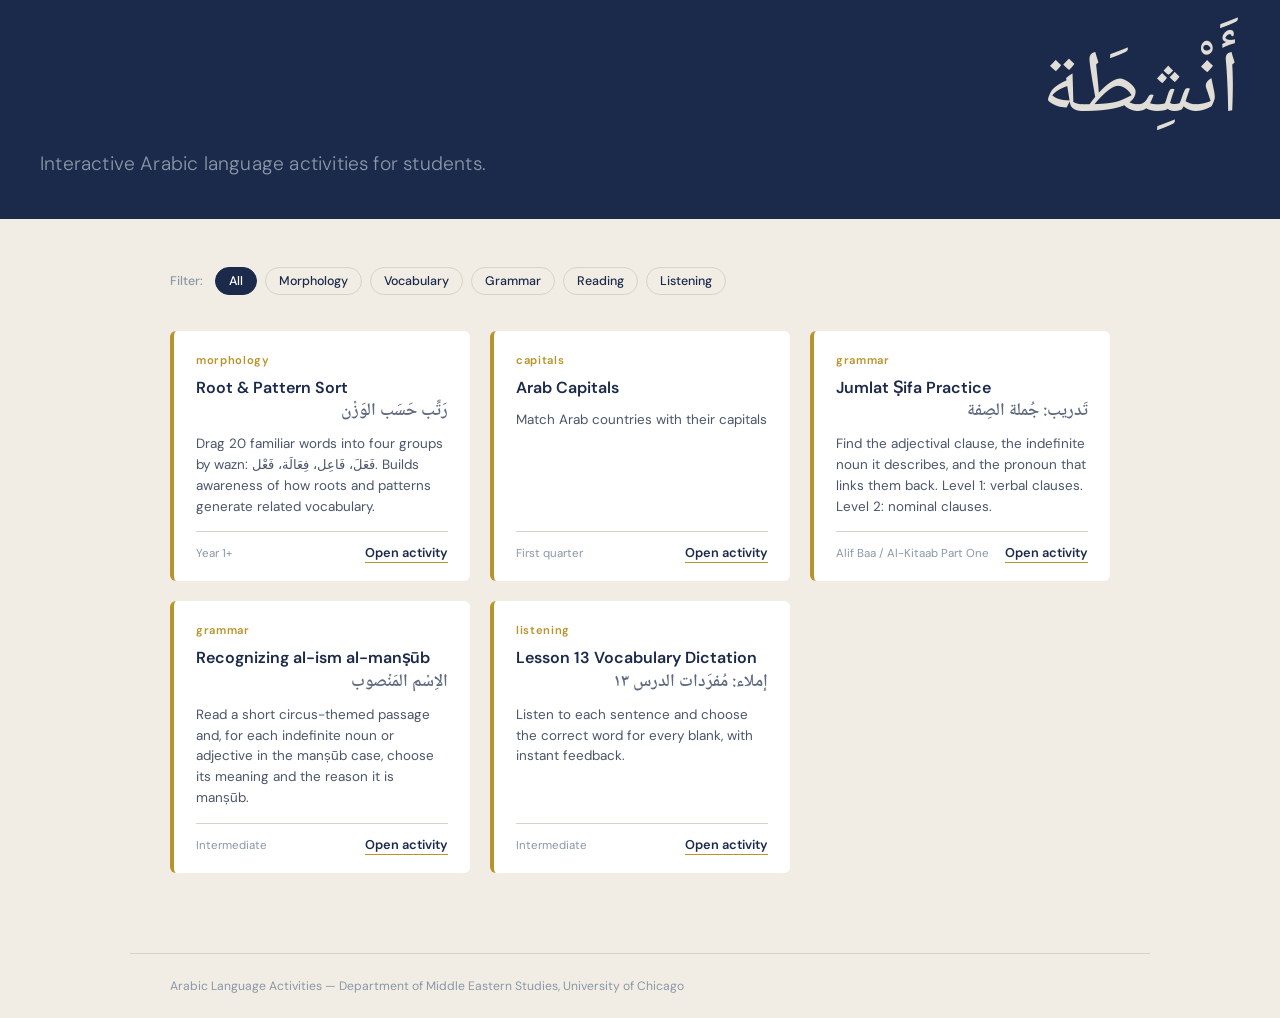
<file: index.html>
<!DOCTYPE html>
<html lang="en">
<head>
<meta charset="UTF-8">
<meta name="viewport" content="width=device-width, initial-scale=1.0">
<title>Arabic Language Activities</title>
<link rel="preconnect" href="https://fonts.googleapis.com">
<link href="https://fonts.googleapis.com/css2?family=Noto+Naskh+Arabic:wght@700&family=DM+Sans:ital,wght@0,300;0,400;0,500;0,600;1,400&display=swap" rel="stylesheet">
<style>
  :root {
    --bg:       #F2EDE4;
    --surface:  #FFFFFF;
    --ink:      #1B2A4A;
    --gold:     #B8922A;
    --muted:    #8A97A8;
    --rule:     #D8D2C8;
    --radius:   6px;
  }

  *, *::before, *::after { box-sizing: border-box; margin: 0; padding: 0; }

  body {
    font-family: 'DM Sans', sans-serif;
    background: var(--bg);
    color: var(--ink);
    min-height: 100vh;
  }

  /* ── Top bar ── */
  .topbar {
    background: var(--ink);
    padding: 48px 40px 40px;
  }

  .hero-arabic {
    font-family: 'Noto Naskh Arabic', serif;
    font-size: clamp(3rem, 8vw, 5.5rem);
    color: var(--bg);
    line-height: 1;
    display: block;
    direction: rtl;
    opacity: 0.92;
  }

  .hero-en {
    margin-top: 14px;
    font-size: clamp(1rem, 2.5vw, 1.2rem);
    font-weight: 300;
    color: var(--muted);
    letter-spacing: 0.01em;
    max-width: 52ch;
    line-height: 1.5;
  }

  .hero-en strong {
    color: var(--gold);
    font-weight: 500;
  }

  /* ── Main content ── */
  main {
    max-width: 1020px;
    margin: 0 auto;
    padding: 48px 40px 80px;
  }

  /* ── Filter row ── */
  .filter-row {
    display: flex;
    flex-wrap: wrap;
    gap: 8px;
    margin-bottom: 36px;
    align-items: center;
  }

  .filter-label {
    font-size: 0.78rem;
    font-weight: 500;
    color: var(--muted);
    margin-right: 4px;
  }

  .filter-btn {
    font-family: 'DM Sans', sans-serif;
    font-size: 0.78rem;
    font-weight: 500;
    padding: 5px 13px;
    border-radius: 20px;
    border: 1.5px solid var(--rule);
    background: transparent;
    color: var(--ink);
    cursor: pointer;
    transition: background 0.12s, border-color 0.12s, color 0.12s;
  }

  .filter-btn:hover,
  .filter-btn.active {
    background: var(--ink);
    border-color: var(--ink);
    color: #FFF;
  }

  /* ── Grid ── */
  .grid {
    display: grid;
    grid-template-columns: repeat(auto-fill, minmax(280px, 1fr));
    gap: 20px;
  }

  /* ── Card ── */
  .card {
    background: var(--surface);
    border-radius: var(--radius);
    border-left: 4px solid var(--gold);
    padding: 22px 22px 18px;
    display: flex;
    flex-direction: column;
    gap: 10px;
    transition: transform 0.12s ease;
  }

  .card:hover { transform: translateY(-2px); }

  .card-tag {
    font-size: 0.7rem;
    font-weight: 600;
    letter-spacing: 0.06em;
    text-transform: lowercase;
    color: var(--gold);
  }

  .card-title {
    font-size: 1rem;
    font-weight: 600;
    color: var(--ink);
    line-height: 1.35;
  }

  .card-title-ar {
    font-family: 'Noto Naskh Arabic', serif;
    font-size: 1.1rem;
    direction: rtl;
    display: block;
    margin-top: 2px;
    color: var(--ink);
    opacity: 0.7;
  }

  .card-desc {
    font-size: 0.84rem;
    color: #4A5568;
    line-height: 1.55;
    font-weight: 400;
    flex: 1;
  }

  .card-meta {
    display: flex;
    align-items: center;
    justify-content: space-between;
    margin-top: 4px;
    padding-top: 12px;
    border-top: 1px solid var(--rule);
  }

  .card-level {
    font-size: 0.72rem;
    color: var(--muted);
    font-weight: 400;
  }

  .card-link {
    font-size: 0.8rem;
    font-weight: 600;
    color: var(--ink);
    text-decoration: none;
    border-bottom: 1.5px solid var(--gold);
    padding-bottom: 1px;
    transition: color 0.12s, border-color 0.12s;
  }

  .card-link:hover {
    color: var(--gold);
  }

  /* ── Hidden card ── */
  .card[hidden] { display: none; }

  /* ── Empty state ── */
  .empty-msg {
    grid-column: 1 / -1;
    color: var(--muted);
    font-size: 0.9rem;
    padding: 12px 0;
  }

  /* ── Footer ── */
  footer {
    border-top: 1px solid var(--rule);
    padding: 24px 40px;
    max-width: 1020px;
    margin: 0 auto;
    font-size: 0.76rem;
    color: var(--muted);
  }

  /* ── Responsive ── */
  @media (max-width: 600px) {
    .topbar, main, footer { padding-left: 20px; padding-right: 20px; }
  }
</style>
</head>
<body>

<div class="topbar">
  <span class="hero-arabic">أَنْشِطَة</span>
  <p class="hero-en">Interactive Arabic language activities for students.</p>
</div>

<main>
  <div class="filter-row">
    <span class="filter-label">Filter:</span>
    <button class="filter-btn active" data-filter="all">All</button>
    <button class="filter-btn" data-filter="morphology">Morphology</button>
    <button class="filter-btn" data-filter="vocabulary">Vocabulary</button>
    <button class="filter-btn" data-filter="grammar">Grammar</button>
    <button class="filter-btn" data-filter="reading">Reading</button>
    <button class="filter-btn" data-filter="listening">Listening</button>
  </div>

  <div class="grid" id="grid">

    <div class="card" data-tags="morphology vocabulary">
      <div class="card-tag">morphology</div>
      <div class="card-title">
        Root &amp; Pattern Sort
        <span class="card-title-ar">رَتِّب حَسَب الوَزْن</span>
      </div>
      <p class="card-desc">Drag 20 familiar words into four groups by wazn: فَعَلَ، فَاعِل، فِعَالَة، فَعْل. Builds awareness of how roots and patterns generate related vocabulary.</p>
      <div class="card-meta">
        <span class="card-level">Year 1+</span>
        <a class="card-link" href="arabic-wazn-sort.html">Open activity</a>
      </div>
    </div>

    <!-- Placeholder cards — replace href and content as you add activities -->

    <div class="card" data-tags="grammar">
      <div class="card-tag">capitals</div>
      <div class="card-title">
        Arab Capitals
        <span class="card-title-ar"></span>
      </div>
      <p class="card-desc">Match Arab countries with their capitals</p>
      <div class="card-meta">
        <span class="card-level">First quarter</span>
        <a class="card-link" href="arab-league-matching.html">Open activity</a>
      </div>
    </div>

    <div class="card" data-tags="grammar">
      <div class="card-tag">grammar</div>
      <div class="card-title">
        Jumlat Ṣifa Practice
        <span class="card-title-ar">تَدريب: جُملة الصِفة</span>
      </div>
      <p class="card-desc">Find the adjectival clause, the indefinite noun it describes, and the pronoun that links them back. Level 1: verbal clauses. Level 2: nominal clauses.</p>
      <div class="card-meta">
        <span class="card-level">Alif Baa / Al-Kitaab Part One</span>
        <a class="card-link" href="jumlat-sifa/index.html">Open activity</a>
      </div>
    </div>

    <div class="card" data-tags="grammar reading">
      <div class="card-tag">grammar</div>
      <div class="card-title">
        Recognizing al-ism al-manṣūb
        <span class="card-title-ar">الاِسْم المَنْصوب</span>
      </div>
      <p class="card-desc">Read a short circus-themed passage and, for each indefinite noun or adjective in the manṣūb case, choose its meaning and the reason it is manṣūb.</p>
      <div class="card-meta">
        <span class="card-level">Intermediate</span>
        <a class="card-link" href="mansub-circus.html">Open activity</a>
      </div>
    </div>

    <div class="card" data-tags="vocabulary listening">
      <div class="card-tag">listening</div>
      <div class="card-title">
        Lesson 13 Vocabulary Dictation
        <span class="card-title-ar">إملاء: مُفرَدات الدرس ١٣</span>
      </div>
      <p class="card-desc">Listen to each sentence and choose the correct word for every blank, with instant feedback.</p>
      <div class="card-meta">
        <span class="card-level">Intermediate</span>
        <a class="card-link" href="lesson13-dictation.html">Open activity</a>
      </div>
    </div>

  </div>
</main>

<footer>
  Arabic Language Activities &mdash; Department of Middle Eastern Studies, University of Chicago
</footer>

<script>
  const btns = document.querySelectorAll('.filter-btn');
  const cards = document.querySelectorAll('.card');

  btns.forEach(btn => {
    btn.addEventListener('click', () => {
      btns.forEach(b => b.classList.remove('active'));
      btn.classList.add('active');
      const f = btn.dataset.filter;
      cards.forEach(card => {
        if (f === 'all' || card.dataset.tags.includes(f)) {
          card.removeAttribute('hidden');
        } else {
          card.setAttribute('hidden', '');
        }
      });
    });
  });
</script>

</body>
</html>
</file>
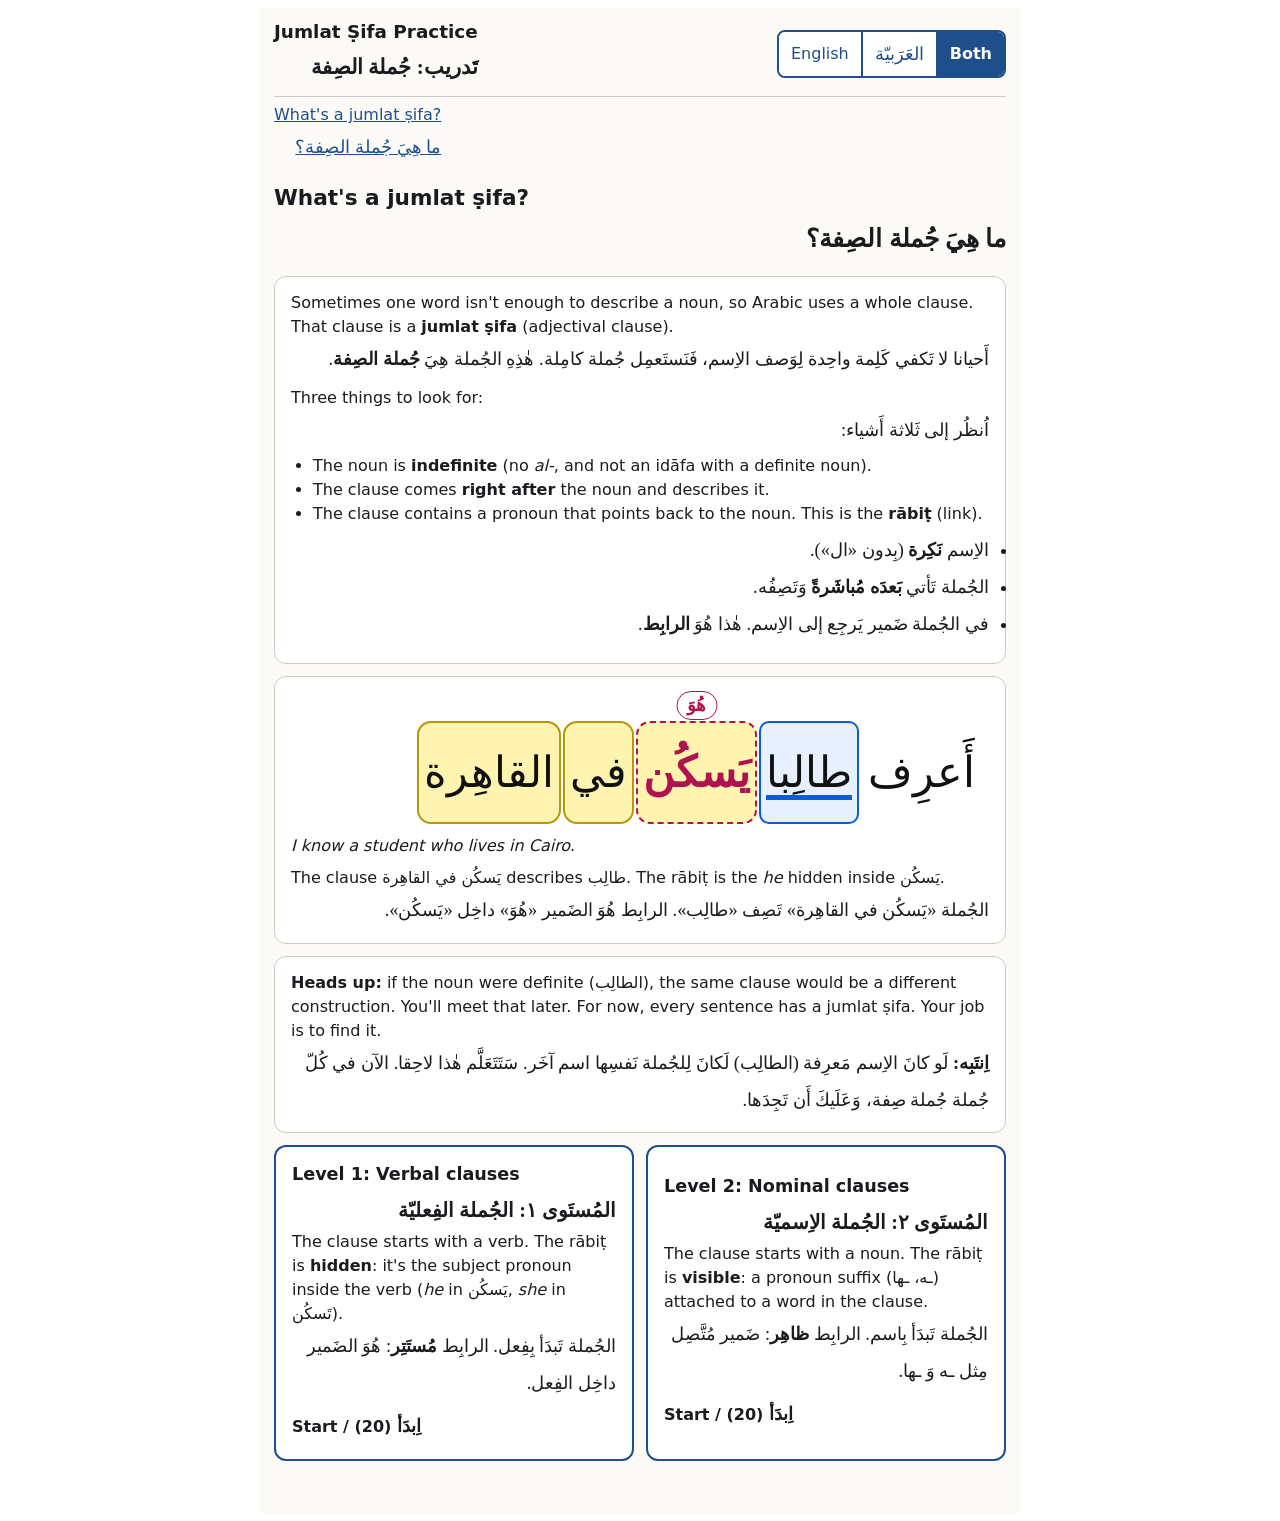
<file: jumlat-sifa/index.html>
<!DOCTYPE html>
<html lang="en">
<head>
<meta charset="utf-8">
<meta name="viewport" content="width=device-width, initial-scale=1">
<title>Jumlat Ṣifa Practice</title>
<link rel="stylesheet" href="style.css">
</head>
<body>
<div id="jumlat-sifa-app"></div>
<script src="data.js"></script>
<script src="app.js"></script>
</body>
</html>
</file>
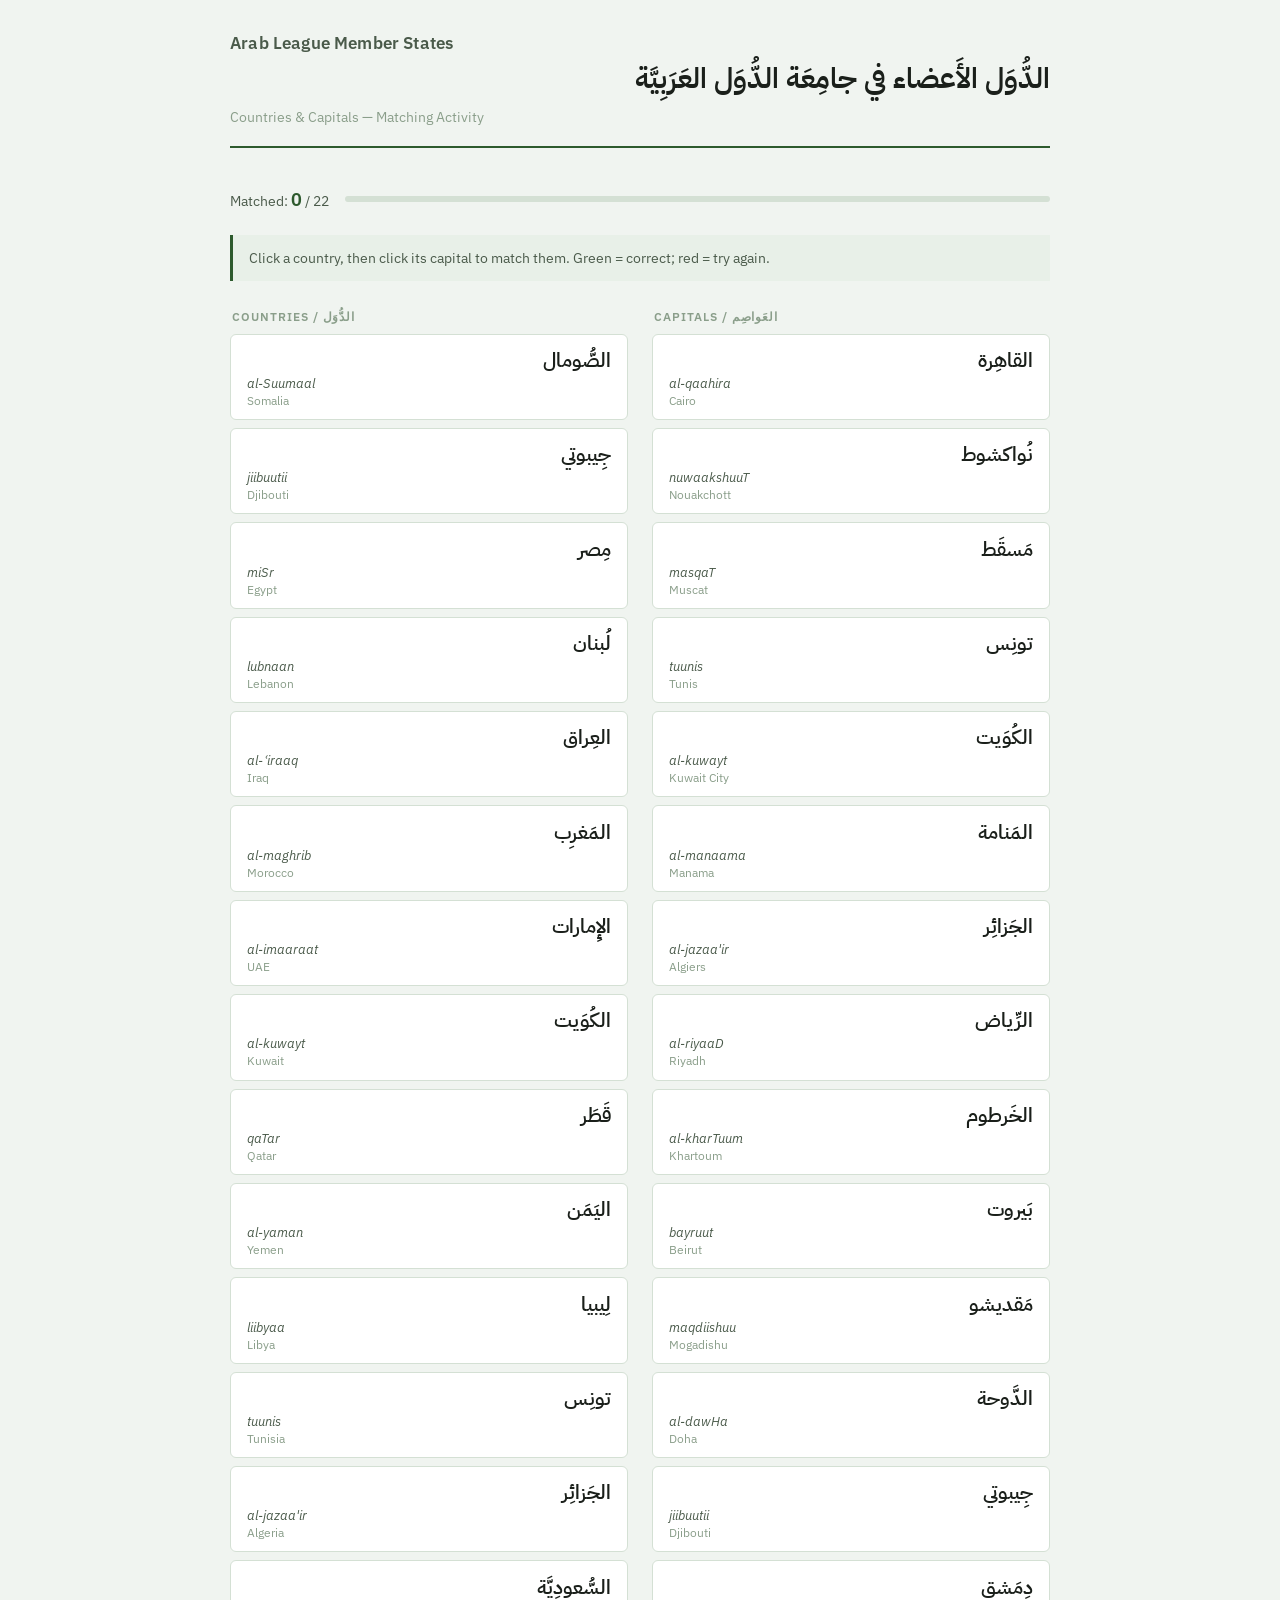
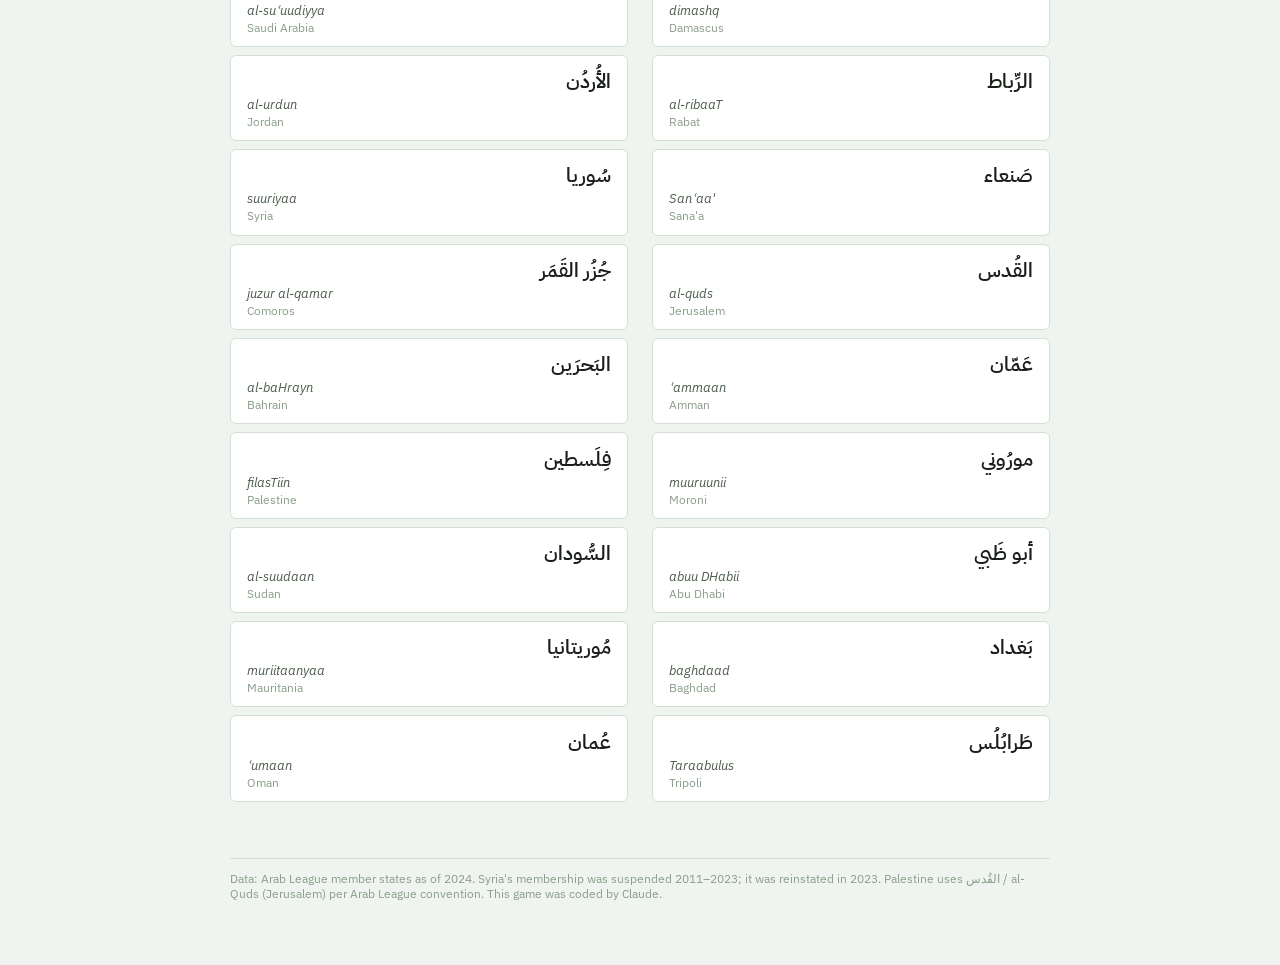
<file: arab-league-matching.html>
<!DOCTYPE html>
<html lang="en" dir="ltr">
<head>
<meta charset="UTF-8">
<meta name="viewport" content="width=device-width, initial-scale=1.0">
<title>Arab League: Countries & Capitals</title>
<link href="https://fonts.googleapis.com/css2?family=IBM+Plex+Sans+Arabic:wght@400;600&family=IBM+Plex+Sans:ital,wght@0,400;0,500;0,600;1,400&display=swap" rel="stylesheet">
<style>
  :root {
    --bg: #f0f4f0;
    --surface: #ffffff;
    --ink: #1a1f1a;
    --mid: #4a5a4a;
    --light: #8a9e8a;
    --rule: #d4e0d4;
    --accent: #2d5a2d;
    --accent-light: #e8f0e8;
    --correct: #1e6b3a;
    --correct-bg: #d4eddf;
    --wrong: #8b1a1a;
    --wrong-bg: #f8e0e0;
    --selected: #2d5a2d;
    --selected-bg: #c8dcc8;
    --matched: #f5f5f5;
    --matched-text: #aaaaaa;
  }

  * { box-sizing: border-box; margin: 0; padding: 0; }

  body {
    font-family: 'IBM Plex Sans', sans-serif;
    background: var(--bg);
    color: var(--ink);
    min-height: 100vh;
    padding: 2rem 1rem 4rem;
  }

  header {
    max-width: 820px;
    margin: 0 auto 2.5rem;
    border-bottom: 2px solid var(--accent);
    padding-bottom: 1.25rem;
  }

  header h1 {
    font-size: 1.05rem;
    font-weight: 600;
    letter-spacing: 0.01em;
    color: var(--mid);
    margin-bottom: 0.35rem;
  }

  header .arabic-title {
    font-family: 'IBM Plex Sans Arabic', sans-serif;
    font-size: 1.8rem;
    font-weight: 600;
    color: var(--ink);
    direction: rtl;
    line-height: 1.3;
  }

  header .subtitle {
    margin-top: 0.6rem;
    font-size: 0.9rem;
    color: var(--light);
  }

  .score-bar {
    max-width: 820px;
    margin: 0 auto 1.5rem;
    display: flex;
    align-items: center;
    gap: 1rem;
    font-size: 0.85rem;
    color: var(--mid);
  }

  .score-bar .score-num {
    font-weight: 600;
    font-size: 1.1rem;
    color: var(--accent);
  }

  .progress-track {
    flex: 1;
    height: 6px;
    background: var(--rule);
    border-radius: 3px;
    overflow: hidden;
  }

  .progress-fill {
    height: 100%;
    background: var(--accent);
    border-radius: 3px;
    transition: width 0.4s ease;
    width: 0%;
  }

  .instructions {
    max-width: 820px;
    margin: 0 auto 1.75rem;
    font-size: 0.875rem;
    color: var(--mid);
    line-height: 1.6;
    background: var(--accent-light);
    border-left: 3px solid var(--accent);
    padding: 0.75rem 1rem;
  }

  .columns {
    max-width: 820px;
    margin: 0 auto;
    display: grid;
    grid-template-columns: 1fr 1fr;
    gap: 1.5rem;
  }

  .col-label {
    font-size: 0.75rem;
    font-weight: 600;
    letter-spacing: 0.08em;
    text-transform: uppercase;
    color: var(--light);
    margin-bottom: 0.6rem;
    padding-left: 2px;
  }

  .card {
    background: var(--surface);
    border: 1.5px solid var(--rule);
    border-radius: 6px;
    padding: 0.7rem 1rem;
    margin-bottom: 0.5rem;
    cursor: pointer;
    transition: border-color 0.15s, background 0.15s, box-shadow 0.15s;
    user-select: none;
    min-height: 54px;
    display: flex;
    flex-direction: column;
    justify-content: center;
  }

  .card:hover:not(.matched):not(.wrong-flash) {
    border-color: var(--accent);
    box-shadow: 0 1px 6px rgba(45,90,45,0.12);
  }

  .card.selected {
    border-color: var(--selected);
    background: var(--selected-bg);
    box-shadow: 0 1px 8px rgba(45,90,45,0.18);
  }

  .card.matched {
    border-color: var(--rule);
    background: var(--matched);
    cursor: default;
    opacity: 0.55;
  }

  .card.matched .card-arabic,
  .card.matched .card-trans,
  .card.matched .card-en {
    color: var(--matched-text);
  }

  .card.correct-flash {
    border-color: var(--correct);
    background: var(--correct-bg);
    animation: flashCorrect 0.5s ease;
  }

  .card.wrong-flash {
    border-color: var(--wrong);
    background: var(--wrong-bg);
    animation: flashWrong 0.5s ease;
  }

  @keyframes flashCorrect {
    0% { transform: scale(1); }
    40% { transform: scale(1.025); }
    100% { transform: scale(1); }
  }

  @keyframes flashWrong {
    0% { transform: translateX(0); }
    20% { transform: translateX(-5px); }
    40% { transform: translateX(5px); }
    60% { transform: translateX(-4px); }
    80% { transform: translateX(3px); }
    100% { transform: translateX(0); }
  }

  .card-arabic {
    font-family: 'IBM Plex Sans Arabic', sans-serif;
    font-size: 1.25rem;
    font-weight: 600;
    direction: rtl;
    text-align: right;
    color: var(--ink);
    line-height: 1.4;
  }

  .card-trans {
    font-size: 0.8rem;
    font-style: italic;
    color: var(--mid);
    margin-top: 1px;
  }

  .card-en {
    font-size: 0.78rem;
    color: var(--light);
    margin-top: 0px;
  }


  .complete-banner {
    display: none;
    max-width: 820px;
    margin: 2rem auto 0;
    background: var(--correct-bg);
    border: 1.5px solid var(--correct);
    border-radius: 6px;
    padding: 1.25rem 1.5rem;
    text-align: center;
  }

  .complete-banner.show { display: block; }

  .complete-banner p {
    font-size: 1rem;
    color: var(--correct);
    font-weight: 600;
    margin-bottom: 0.4rem;
  }

  .complete-banner .arabic-congrats {
    font-family: 'IBM Plex Sans Arabic', sans-serif;
    font-size: 1.4rem;
    direction: rtl;
    color: var(--correct);
  }

  .reset-btn {
    display: block;
    margin: 1.5rem auto 0;
    padding: 0.55rem 1.5rem;
    font-family: 'IBM Plex Sans', sans-serif;
    font-size: 0.85rem;
    font-weight: 600;
    background: var(--accent);
    color: #fff;
    border: none;
    border-radius: 4px;
    cursor: pointer;
    letter-spacing: 0.02em;
  }

  .reset-btn:hover { background: #1e3d1e; }

  footer {
    max-width: 820px;
    margin: 3rem auto 0;
    font-size: 0.75rem;
    color: var(--light);
    border-top: 1px solid var(--rule);
    padding-top: 0.75rem;
  }

  @media (max-width: 580px) {
    .columns { gap: 0.5rem; }
    .card { padding: 0.45rem 0.6rem; min-height: 36px; margin-bottom: 0.3rem; }
    .card-arabic { font-size: 1rem; }
    .card-trans { display: none; }
    .card-en { font-size: 0.7rem; }
    .col-label { font-size: 0.68rem; }
    .score-bar { font-size: 0.78rem; gap: 0.6rem; }
    header .arabic-title { font-size: 1.4rem; }
  }
</style>
</head>
<body>

<header>
  <h1>Arab League Member States</h1>
  <div class="arabic-title">الدُّوَل الأَعضاء في جامِعَة الدُّوَل العَرَبِيَّة</div>
  <div class="subtitle">Countries &amp; Capitals — Matching Activity</div>
</header>

<div class="score-bar">
  <span>Matched: <span class="score-num" id="scoreNum">0</span> / 22</span>
  <div class="progress-track"><div class="progress-fill" id="progressFill"></div></div>
</div>

<div class="instructions">
  Click a country, then click its capital to match them. Green = correct; red = try again.
</div>

<div class="columns">
  <div>
    <div class="col-label">Countries / الدُّوَل</div>
    <div id="countries-col"></div>
  </div>
  <div class="capitals-col">
    <div class="col-label">Capitals / العَواصِم</div>
    <div id="capitals-col"></div>
  </div>
</div>

<div class="complete-banner" id="completeBanner">
  <p>All matched! مَبروك!</p>
  <div class="arabic-congrats">أَحسَنتَ! عَرَفتَ جَميع العَواصِم.</div>
  <button class="reset-btn" onclick="initGame()">Play again / مَرَّة ثانية</button>
</div>

<footer>
  Data: Arab League member states as of 2024. Syria's membership was suspended 2011–2023; it was reinstated in 2023. Palestine uses القُدس / al-Quds (Jerusalem) per Arab League convention. This game was coded by Claude.
</footer>

<script>
const DATA = [
  { country_ar: "الجَزائِر",     country_tr: "al-jazaa'ir",       country_en: "Algeria",      cap_ar: "الجَزائِر",       cap_tr: "al-jazaa'ir",        cap_en: "Algiers" },
  { country_ar: "البَحرَين",     country_tr: "al-baHrayn",        country_en: "Bahrain",      cap_ar: "المَنامة",        cap_tr: "al-manaama",         cap_en: "Manama" },
  { country_ar: "جِيبوتي",       country_tr: "jiibuutii",          country_en: "Djibouti",     cap_ar: "جِيبوتي",         cap_tr: "jiibuutii",           cap_en: "Djibouti" },
  { country_ar: "مِصر",          country_tr: "miSr",              country_en: "Egypt",        cap_ar: "القاهِرة",        cap_tr: "al-qaahira",         cap_en: "Cairo" },
  { country_ar: "العِراق",       country_tr: "al-ʿiraaq",         country_en: "Iraq",         cap_ar: "بَغداد",          cap_tr: "baghdaad",           cap_en: "Baghdad" },
  { country_ar: "الأُردُن",      country_tr: "al-urdun",          country_en: "Jordan",       cap_ar: "عَمّان",          cap_tr: "ʿammaan",            cap_en: "Amman" },
  { country_ar: "جُزُر القَمَر", country_tr: "juzur al-qamar",    country_en: "Comoros",      cap_ar: "مورُوني",         cap_tr: "muuruunii",          cap_en: "Moroni" },
  { country_ar: "الكُوَيت",      country_tr: "al-kuwayt",         country_en: "Kuwait",       cap_ar: "الكُوَيت",        cap_tr: "al-kuwayt",          cap_en: "Kuwait City" },
  { country_ar: "لُبنان",        country_tr: "lubnaan",           country_en: "Lebanon",      cap_ar: "بَيروت",          cap_tr: "bayruut",            cap_en: "Beirut" },
  { country_ar: "لِيبيا",        country_tr: "liibyaa",           country_en: "Libya",        cap_ar: "طَرابُلُس",       cap_tr: "Taraabulus",         cap_en: "Tripoli" },
  { country_ar: "مُوريتانيا",    country_tr: "muriitaanyaa",      country_en: "Mauritania",   cap_ar: "نُواكشوط",        cap_tr: "nuwaakshuuT",       cap_en: "Nouakchott" },
  { country_ar: "المَغرِب",      country_tr: "al-maghrib",        country_en: "Morocco",      cap_ar: "الرِّباط",        cap_tr: "al-ribaaT",          cap_en: "Rabat" },
  { country_ar: "عُمان",         country_tr: "ʿumaan",            country_en: "Oman",         cap_ar: "مَسقَط",          cap_tr: "masqaT",             cap_en: "Muscat" },
  { country_ar: "فِلَسطين",      country_tr: "filasTiin",         country_en: "Palestine",    cap_ar: "القُدس",          cap_tr: "al-quds",            cap_en: "Jerusalem" },
  { country_ar: "قَطَر",         country_tr: "qaTar",             country_en: "Qatar",        cap_ar: "الدَّوحة",        cap_tr: "al-dawHa",           cap_en: "Doha" },
  { country_ar: "السُّعودِيَّة", country_tr: "al-suʿuudiyya",     country_en: "Saudi Arabia", cap_ar: "الرِّياض",        cap_tr: "al-riyaaD",          cap_en: "Riyadh" },
  { country_ar: "الصُّومال",     country_tr: "al-Suumaal",        country_en: "Somalia",      cap_ar: "مَقديشو",         cap_tr: "maqdiishuu",         cap_en: "Mogadishu" },
  { country_ar: "السُّودان",     country_tr: "al-suudaan",        country_en: "Sudan",        cap_ar: "الخَرطوم",        cap_tr: "al-kharTuum",        cap_en: "Khartoum" },
  { country_ar: "سُوريا",        country_tr: "suuriyaa",          country_en: "Syria",        cap_ar: "دِمَشق",          cap_tr: "dimashq",            cap_en: "Damascus" },
  { country_ar: "تونِس",         country_tr: "tuunis",            country_en: "Tunisia",      cap_ar: "تونِس",           cap_tr: "tuunis",             cap_en: "Tunis" },
  { country_ar: "الإِمارات",     country_tr: "al-imaaraat",       country_en: "UAE",          cap_ar: "أبو ظَبي",        cap_tr: "abuu DHabii",        cap_en: "Abu Dhabi" },
  { country_ar: "اليَمَن",       country_tr: "al-yaman",          country_en: "Yemen",        cap_ar: "صَنعاء",          cap_tr: "Sanʿaa'",            cap_en: "Sana'a" },
];

let selectedCountry = null;
let selectedCapital = null;
let matched = new Set();
let score = 0;

function shuffle(arr) {
  const a = [...arr];
  for (let i = a.length - 1; i > 0; i--) {
    const j = Math.floor(Math.random() * (i + 1));
    [a[i], a[j]] = [a[j], a[i]];
  }
  return a;
}

function makeCard(html, id, type) {
  const div = document.createElement('div');
  div.className = 'card';
  div.dataset.id = id;
  div.dataset.type = type;
  div.innerHTML = html;
  div.addEventListener('click', () => handleClick(div, id, type));
  return div;
}

function initGame() {
  selectedCountry = null;
  selectedCapital = null;
  matched = new Set();
  score = 0;
  document.getElementById('scoreNum').textContent = '0';
  document.getElementById('progressFill').style.width = '0%';
  document.getElementById('completeBanner').classList.remove('show');

  const countriesCol = document.getElementById('countries-col');
  const capitalsCol = document.getElementById('capitals-col');
  countriesCol.innerHTML = '';
  capitalsCol.innerHTML = '';

  const shuffledCountries = shuffle(DATA);
  const shuffledCapitals = shuffle(DATA);

  shuffledCountries.forEach((item, i) => {
    const html = `
      <div class="card-arabic">${item.country_ar}</div>
      <div class="card-trans">${item.country_tr}</div>
      <div class="card-en">${item.country_en}</div>`;
    countriesCol.appendChild(makeCard(html, item.country_en, 'country'));
  });

  shuffledCapitals.forEach((item) => {
    const html = `
      <div class="card-arabic">${item.cap_ar}</div>
      <div class="card-trans">${item.cap_tr}</div>
      <div class="card-en">${item.cap_en}</div>`;
    capitalsCol.appendChild(makeCard(html, item.country_en, 'capital'));
  });
}

function clearSelections() {
  document.querySelectorAll('.card.selected').forEach(c => c.classList.remove('selected'));
  selectedCountry = null;
  selectedCapital = null;
}

function flashCards(id, cls) {
  const cards = document.querySelectorAll(`.card[data-id="${id}"]`);
  cards.forEach(c => {
    c.classList.add(cls);
    setTimeout(() => c.classList.remove(cls), 600);
  });
}

function markMatched(id) {
  document.querySelectorAll(`.card[data-id="${id}"]`).forEach(c => {
    c.classList.remove('selected');
    c.classList.add('matched');
  });
}

function handleClick(div, id, type) {
  if (matched.has(id)) return;
  if (div.classList.contains('wrong-flash')) return;

  if (type === 'country') {
    if (selectedCountry === id) { clearSelections(); return; }
    document.querySelectorAll('.card[data-type="country"].selected').forEach(c => c.classList.remove('selected'));
    div.classList.add('selected');
    selectedCountry = id;
  } else {
    if (selectedCapital === id) { clearSelections(); return; }
    document.querySelectorAll('.card[data-type="capital"].selected').forEach(c => c.classList.remove('selected'));
    div.classList.add('selected');
    selectedCapital = id;
  }

  if (selectedCountry && selectedCapital) {
    if (selectedCountry === selectedCapital) {
      // Correct
      flashCards(selectedCountry, 'correct-flash');
      setTimeout(() => {
        markMatched(selectedCountry);
        matched.add(selectedCountry);
        score++;
        document.getElementById('scoreNum').textContent = score;
        document.getElementById('progressFill').style.width = (score / 22 * 100) + '%';
        selectedCountry = null;
        selectedCapital = null;
        if (score === 22) {
          setTimeout(() => document.getElementById('completeBanner').classList.add('show'), 400);
        }
      }, 550);
    } else {
      // Wrong
      const wrongCountry = selectedCountry;
      const wrongCapital = selectedCapital;
      flashCards(wrongCountry, 'wrong-flash');
      flashCards(wrongCapital, 'wrong-flash');
      selectedCountry = null;
      selectedCapital = null;
      setTimeout(() => {
        document.querySelectorAll('.card.selected').forEach(c => c.classList.remove('selected'));
      }, 650);
    }
  }
}

initGame();
</script>
</body>
</html>
</file>
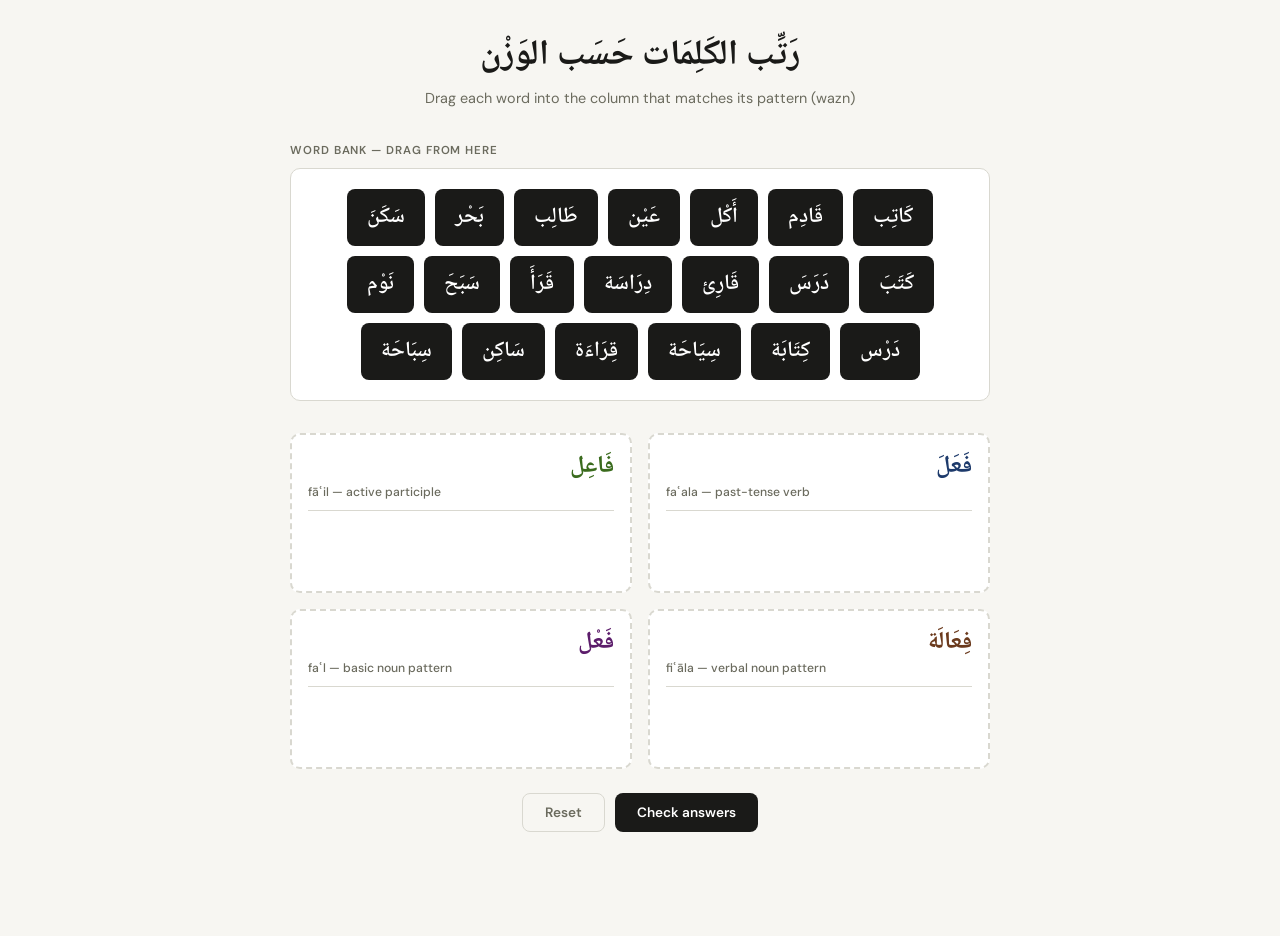
<file: arabic-wazn-sort.html>
<!DOCTYPE html>
<html lang="ar" dir="rtl">
<head>
<meta charset="UTF-8">
<meta name="viewport" content="width=device-width, initial-scale=1.0">
<title>Arabic Root & Pattern Sorting</title>
<link rel="preconnect" href="https://fonts.googleapis.com">
<link href="https://fonts.googleapis.com/css2?family=Noto+Naskh+Arabic:wght@400;600;700&family=DM+Sans:wght@400;500;600&display=swap" rel="stylesheet">
<style>
  :root {
    --bg:       #F7F6F2;
    --surface:  #FFFFFF;
    --ink:      #1A1A18;
    --muted:    #6B6B5E;
    --rule:     #D9D8D0;

    /* Zone accent colors — ink + tint pairs */
    --z1-ink:   #1D3A6B;
    --z1-tint:  #E4EAF6;
    --z2-ink:   #3A6B1D;
    --z2-tint:  #E4F0DC;
    --z3-ink:   #6B3A1D;
    --z3-tint:  #F0E8DC;
    --z4-ink:   #5C1D6B;
    --z4-tint:  #EDE0F4;

    --radius:   10px;
    --chip-r:   8px;
    --gap:      16px;
  }

  *, *::before, *::after { box-sizing: border-box; margin: 0; padding: 0; }

  body {
    font-family: 'DM Sans', sans-serif;
    background: var(--bg);
    color: var(--ink);
    min-height: 100vh;
    padding: 32px 20px 60px;
  }

  /* ── Header ── */
  header {
    text-align: center;
    margin-bottom: 36px;
  }

  .title-ar {
    font-family: 'Noto Naskh Arabic', serif;
    font-size: clamp(1.6rem, 4vw, 2.2rem);
    font-weight: 700;
    color: var(--ink);
    line-height: 1.4;
    direction: rtl;
  }

  .subtitle {
    margin-top: 8px;
    font-size: 0.9rem;
    color: var(--muted);
    direction: ltr;
    font-weight: 400;
  }

  /* ── Word bank ── */
  #word-bank-section {
    max-width: 700px;
    margin: 0 auto 32px;
  }

  .section-label {
    font-size: 0.72rem;
    font-weight: 600;
    letter-spacing: 0.08em;
    text-transform: uppercase;
    color: var(--muted);
    margin-bottom: 10px;
    direction: ltr;
  }

  #word-bank {
    background: var(--surface);
    border: 1.5px solid var(--rule);
    border-radius: var(--radius);
    padding: 20px;
    display: flex;
    flex-wrap: wrap;
    gap: 10px;
    justify-content: center;
    min-height: 72px;
  }

  /* ── Chips ── */
  .chip {
    font-family: 'Noto Naskh Arabic', serif;
    font-size: 1.35rem;
    font-weight: 600;
    padding: 8px 18px;
    border-radius: var(--chip-r);
    background: var(--ink);
    color: #FFF;
    cursor: grab;
    user-select: none;
    border: 2px solid transparent;
    transition: transform 0.12s ease, box-shadow 0.12s ease, opacity 0.12s ease;
    direction: rtl;
    touch-action: none;
  }

  .chip:hover  { transform: translateY(-2px); box-shadow: 0 4px 12px rgba(0,0,0,.18); }
  .chip:active { cursor: grabbing; opacity: .85; }
  .chip.dragging { opacity: .4; transform: scale(1.05); }

  .chip.placed {
    cursor: default;
    background: var(--zone-ink, var(--ink));
    border-color: transparent;
  }
  .chip.placed:hover { transform: none; box-shadow: none; }

  /* ── Drop zones grid ── */
  #zones-grid {
    max-width: 700px;
    margin: 0 auto;
    display: grid;
    grid-template-columns: 1fr 1fr;
    gap: var(--gap);
  }

  @media (max-width: 500px) {
    #zones-grid { grid-template-columns: 1fr; }
  }

  .zone {
    background: var(--surface);
    border: 2px dashed var(--rule);
    border-radius: var(--radius);
    padding: 16px;
    min-height: 160px;
    transition: border-color 0.15s, background 0.15s;
  }

  .zone.over {
    border-color: var(--zone-ink);
    background: var(--zone-tint);
  }

  .zone[data-zone="1"] { --zone-ink: var(--z1-ink); --zone-tint: var(--z1-tint); }
  .zone[data-zone="2"] { --zone-ink: var(--z2-ink); --zone-tint: var(--z2-tint); }
  .zone[data-zone="3"] { --zone-ink: var(--z3-ink); --zone-tint: var(--z3-tint); }
  .zone[data-zone="4"] { --zone-ink: var(--z4-ink); --zone-tint: var(--z4-tint); }

  .zone-header {
    margin-bottom: 12px;
    padding-bottom: 10px;
    border-bottom: 1.5px solid var(--rule);
    direction: rtl;
  }

  .wazn-label {
    font-family: 'Noto Naskh Arabic', serif;
    font-size: 1.5rem;
    font-weight: 700;
    color: var(--zone-ink);
    display: block;
    line-height: 1.3;
  }

  .wazn-name-en {
    font-size: 0.76rem;
    color: var(--muted);
    display: block;
    direction: ltr;
    margin-top: 2px;
    font-weight: 500;
  }

  .zone-chips {
    display: flex;
    flex-wrap: wrap;
    gap: 8px;
    min-height: 40px;
  }

  /* ── Controls ── */
  .controls {
    max-width: 700px;
    margin: 24px auto 0;
    display: flex;
    gap: 10px;
    justify-content: center;
  }

  button {
    font-family: 'DM Sans', sans-serif;
    font-size: 0.85rem;
    font-weight: 600;
    padding: 10px 22px;
    border-radius: 8px;
    border: none;
    cursor: pointer;
    transition: opacity 0.15s, transform 0.1s;
  }
  button:hover  { opacity: .85; }
  button:active { transform: scale(.97); }

  #btn-check {
    background: var(--ink);
    color: #FFF;
  }

  #btn-reset {
    background: transparent;
    border: 1.5px solid var(--rule);
    color: var(--muted);
  }

  /* ── Feedback ── */
  #feedback {
    max-width: 700px;
    margin: 18px auto 0;
    text-align: center;
    font-size: 0.9rem;
    min-height: 26px;
    font-weight: 500;
    direction: ltr;
  }

  .chip.selected {
    outline: 3px solid #1D3A6B;
    transform: translateY(-3px);
    box-shadow: 0 6px 16px rgba(0,0,0,.28);
  }

  .chip.correct { outline: 3px solid #3A6B1D; }
  .chip.wrong   { outline: 3px solid #A32020; animation: shake .3s ease; }

  @keyframes shake {
    0%,100% { transform: translateX(0); }
    25%      { transform: translateX(-5px); }
    75%      { transform: translateX(5px); }
  }

  .msg-success { color: #3A6B1D; }
  .msg-error   { color: #A32020; }
  .msg-partial { color: #7A5500; }
</style>
</head>
<body>

<header>
  <div class="title-ar">رَتِّب الكَلِمَات حَسَب الوَزْن</div>
  <div class="subtitle">Drag each word into the column that matches its pattern (wazn)</div>
</header>

<section id="word-bank-section">
  <div class="section-label">Word bank — drag from here</div>
  <div id="word-bank"></div>
</section>

<div id="zones-grid">
  <div class="zone" data-zone="1">
    <div class="zone-header">
      <span class="wazn-label">فَعَلَ</span>
      <span class="wazn-name-en">faʿala — past-tense verb</span>
    </div>
    <div class="zone-chips" id="zone-1"></div>
  </div>
  <div class="zone" data-zone="2">
    <div class="zone-header">
      <span class="wazn-label">فَاعِل</span>
      <span class="wazn-name-en">fāʿil — active participle</span>
    </div>
    <div class="zone-chips" id="zone-2"></div>
  </div>
  <div class="zone" data-zone="3">
    <div class="zone-header">
      <span class="wazn-label">فِعَالَة</span>
      <span class="wazn-name-en">fiʿāla — verbal noun pattern</span>
    </div>
    <div class="zone-chips" id="zone-3"></div>
  </div>
  <div class="zone" data-zone="4">
    <div class="zone-header">
      <span class="wazn-label">فَعْل</span>
      <span class="wazn-name-en">faʿl — basic noun pattern</span>
    </div>
    <div class="zone-chips" id="zone-4"></div>
  </div>
</div>

<div class="controls">
  <button id="btn-check">Check answers</button>
  <button id="btn-reset">Reset</button>
</div>

<div id="feedback"></div>

<script>
// ── Data ──────────────────────────────────────────────────────────────────────
const WORDS = [
  // zone 1: فَعَلَ
  { id: "w1",  ar: "كَتَبَ",   zone: 1 },
  { id: "w2",  ar: "سَكَنَ",   zone: 1 },
  { id: "w3",  ar: "دَرَسَ",   zone: 1 },
  { id: "w4",  ar: "قَرَأَ",   zone: 1 },
  { id: "w17", ar: "سَبَحَ",   zone: 1 },
  // zone 2: فَاعِل
  { id: "w5",  ar: "كَاتِب",   zone: 2 },
  { id: "w6",  ar: "سَاكِن",   zone: 2 },
  { id: "w7",  ar: "طَالِب",   zone: 2 },
  { id: "w8",  ar: "قَادِم",   zone: 2 },
  { id: "w18", ar: "قَارِئ",   zone: 2 },
  // zone 3: فِعَالَة
  { id: "w9",  ar: "سِيَاحَة", zone: 3 },
  { id: "w10", ar: "سِبَاحَة", zone: 3 },
  { id: "w11", ar: "دِرَاسَة", zone: 3 },
  { id: "w12", ar: "قِرَاءَة", zone: 3 },
  { id: "w19", ar: "كِتَابَة", zone: 3 },
  // zone 4: فَعْل
  { id: "w13", ar: "بَحْر",    zone: 4 },
  { id: "w14", ar: "نَوْم",    zone: 4 },
  { id: "w15", ar: "عَيْن",    zone: 4 },
  { id: "w16", ar: "أَكْل",    zone: 4 },
  { id: "w20", ar: "دَرْس",    zone: 4 },
];

// Track where each word currently lives: 'bank' | '1' | '2' | '3' | '4'
const placement = {};
WORDS.forEach(w => placement[w.id] = 'bank');

// ── DOM helpers ───────────────────────────────────────────────────────────────
const bank    = document.getElementById('word-bank');
const feedback = document.getElementById('feedback');

const ZONE_INK = {
  1: getComputedStyle(document.documentElement).getPropertyValue('--z1-ink').trim(),
  2: getComputedStyle(document.documentElement).getPropertyValue('--z2-ink').trim(),
  3: getComputedStyle(document.documentElement).getPropertyValue('--z3-ink').trim(),
  4: getComputedStyle(document.documentElement).getPropertyValue('--z4-ink').trim(),
};

// ── Build chips ───────────────────────────────────────────────────────────────
function buildChip(word) {
  const el = document.createElement('div');
  el.className = 'chip';
  el.id = `chip-${word.id}`;
  el.textContent = word.ar;
  el.draggable = true;
  el.dataset.id = word.id;
  return el;
}

// ── Drag & drop (desktop) ─────────────────────────────────────────────────────
let dragged = null;

document.addEventListener('dragstart', e => {
  const chip = e.target.closest('.chip');
  if (!chip) return;
  dragged = chip;
  chip.classList.add('dragging');
  e.dataTransfer.effectAllowed = 'move';
  e.dataTransfer.setData('text/plain', chip.dataset.id);
});

document.addEventListener('dragend', e => {
  const chip = e.target.closest('.chip');
  if (chip) chip.classList.remove('dragging');
  dragged = null;
  document.querySelectorAll('.zone').forEach(z => z.classList.remove('over'));
});

document.querySelectorAll('.zone').forEach(zone => {
  zone.addEventListener('dragover', e => {
    e.preventDefault();
    e.dataTransfer.dropEffect = 'move';
    zone.classList.add('over');
  });
  zone.addEventListener('dragleave', () => zone.classList.remove('over'));
  zone.addEventListener('drop', e => {
    e.preventDefault();
    zone.classList.remove('over');
    const id = e.dataTransfer.getData('text/plain');
    dropWordIntoZone(id, zone.dataset.zone);
  });
});

bank.addEventListener('dragover', e => { e.preventDefault(); });
bank.addEventListener('drop', e => {
  e.preventDefault();
  const id = e.dataTransfer.getData('text/plain');
  returnWordToBank(id);
});

// ── Touch drag (mobile) ───────────────────────────────────────────────────────
let touchChip = null, clone = null, offsetX = 0, offsetY = 0;
let touchStartX = 0, touchStartY = 0, touchMoved = false;

document.addEventListener('touchstart', e => {
  const chip = e.target.closest('.chip');
  if (!chip) return;
  touchChip = chip;
  touchMoved = false;
  chip.classList.add('dragging');
  const rect = chip.getBoundingClientRect();
  const t = e.touches[0];
  touchStartX = t.clientX;
  touchStartY = t.clientY;
  offsetX = t.clientX - rect.left;
  offsetY = t.clientY - rect.top;
  clone = chip.cloneNode(true);
  clone.style.cssText = `
    position:fixed; pointer-events:none; z-index:1000; opacity:.85;
    left:${rect.left}px; top:${rect.top}px;
    width:${rect.width}px; margin:0;
  `;
  document.body.appendChild(clone);
}, { passive: true });

document.addEventListener('touchmove', e => {
  if (!clone) return;
  e.preventDefault();
  const t = e.touches[0];
  if (Math.abs(t.clientX - touchStartX) > 8 || Math.abs(t.clientY - touchStartY) > 8) {
    touchMoved = true;
  }
  clone.style.left = (t.clientX - offsetX) + 'px';
  clone.style.top  = (t.clientY - offsetY) + 'px';
  // highlight zone under finger
  clone.style.display = 'none';
  const el = document.elementFromPoint(t.clientX, t.clientY);
  clone.style.display = '';
  document.querySelectorAll('.zone').forEach(z => z.classList.remove('over'));
  const zone = el && el.closest('.zone');
  if (zone) zone.classList.add('over');
}, { passive: false });

document.addEventListener('touchend', e => {
  if (!touchChip || !clone) return;
  const t = e.changedTouches[0];
  clone.style.display = 'none';
  const el = document.elementFromPoint(t.clientX, t.clientY);
  clone.style.display = '';
  const zone = el && el.closest('.zone');
  const bankEl = el && el.closest('#word-bank');

  if (!touchMoved) {
    // Short tap — select/deselect the chip directly; suppress synthesized click
    setSelected(touchChip);
    e.preventDefault();
  } else if (zone) {
    dropWordIntoZone(touchChip.dataset.id, zone.dataset.zone);
    clearSelected();
  } else if (bankEl) {
    returnWordToBank(touchChip.dataset.id);
    clearSelected();
  }

  clone.remove();
  touchChip.classList.remove('dragging');
  touchChip = null;
  clone = null;
  document.querySelectorAll('.zone').forEach(z => z.classList.remove('over'));
});

// ── Move logic ────────────────────────────────────────────────────────────────
function dropWordIntoZone(id, zoneNum) {
  const chip = document.getElementById(`chip-${id}`);
  if (!chip) return;
  clearFeedbackClasses(chip);
  const zoneChips = document.getElementById(`zone-${zoneNum}`);
  zoneChips.appendChild(chip);
  placement[id] = zoneNum;
  chip.classList.add('placed');
  chip.style.setProperty('--zone-ink', ZONE_INK[zoneNum] || '');
  feedback.textContent = '';
}

function returnWordToBank(id) {
  const chip = document.getElementById(`chip-${id}`);
  if (!chip) return;
  clearFeedbackClasses(chip);
  bank.appendChild(chip);
  placement[id] = 'bank';
  chip.classList.remove('placed');
  chip.style.removeProperty('--zone-ink');
  feedback.textContent = '';
}

function clearFeedbackClasses(chip) {
  chip.classList.remove('correct', 'wrong');
}

// ── Check ─────────────────────────────────────────────────────────────────────
document.getElementById('btn-check').addEventListener('click', () => {
  let correct = 0, wrong = 0, unplaced = 0;

  WORDS.forEach(w => {
    const chip = document.getElementById(`chip-${w.id}`);
    chip.classList.remove('correct', 'wrong');
    const p = placement[w.id];
    if (p === 'bank') {
      unplaced++;
    } else if (String(p) === String(w.zone)) {
      chip.classList.add('correct');
      correct++;
    } else {
      chip.classList.add('wrong');
      wrong++;
    }
  });

  if (unplaced > 0 && correct === 0 && wrong === 0) {
    feedback.innerHTML = `<span class="msg-partial">Place all the words to check your answers.</span>`;
  } else if (wrong === 0 && unplaced === 0) {
    feedback.innerHTML = `<span class="msg-success">Perfect — all ${correct} words correct! ✓</span>`;
  } else if (wrong === 0 && unplaced > 0) {
    feedback.innerHTML = `<span class="msg-partial">${correct} correct so far — ${unplaced} word${unplaced>1?'s':''} still in the bank.</span>`;
  } else {
    feedback.innerHTML = `<span class="msg-error">${wrong} mistake${wrong>1?'s':''}.</span> ${correct > 0 ? `<span class="msg-success">${correct} correct.</span>` : ''} Move the highlighted words and try again.`;
  }
});

// ── Reset ─────────────────────────────────────────────────────────────────────
document.getElementById('btn-reset').addEventListener('click', () => {
  WORDS.forEach(w => {
    const chip = document.getElementById(`chip-${w.id}`);
    if (chip) {
      clearFeedbackClasses(chip);
      chip.classList.remove('placed');
      chip.style.removeProperty('--zone-ink');
      bank.appendChild(chip);
      placement[w.id] = 'bank';
    }
  });
  feedback.textContent = '';
});

// ── Tap-to-select ─────────────────────────────────────────────────────────────
let selectedChip = null;

function setSelected(chip) {
  if (selectedChip) selectedChip.classList.remove('selected');
  if (selectedChip === chip) { selectedChip = null; return; }
  selectedChip = chip;
  chip.classList.add('selected');
}

function clearSelected() {
  if (selectedChip) selectedChip.classList.remove('selected');
  selectedChip = null;
}

document.addEventListener('click', e => {
  const chip = e.target.closest('.chip');
  const zone = e.target.closest('.zone');
  const bankEl = e.target.closest('#word-bank');

  if (chip) { setSelected(chip); return; }

  if (selectedChip) {
    if (zone) {
      dropWordIntoZone(selectedChip.dataset.id, zone.dataset.zone);
      clearSelected();
    } else if (bankEl) {
      returnWordToBank(selectedChip.dataset.id);
      clearSelected();
    }
  }
});

// patch returnWordToBank / dropWordIntoZone to clear selection state
const _origDrop = dropWordIntoZone;
dropWordIntoZone = function(id, zoneNum) {
  _origDrop(id, zoneNum);
  const chip = document.getElementById(`chip-${id}`);
  if (chip) chip.classList.remove('selected');
};

const _origReturn = returnWordToBank;
returnWordToBank = function(id) {
  _origReturn(id);
  const chip = document.getElementById(`chip-${id}`);
  if (chip) chip.classList.remove('selected');
};

// ── Init: shuffle words into bank ─────────────────────────────────────────────
function shuffle(arr) {
  for (let i = arr.length - 1; i > 0; i--) {
    const j = Math.floor(Math.random() * (i + 1));
    [arr[i], arr[j]] = [arr[j], arr[i]];
  }
  return arr;
}

shuffle([...WORDS]).forEach(w => bank.appendChild(buildChip(w)));
</script>
</body>
</html>
</file>
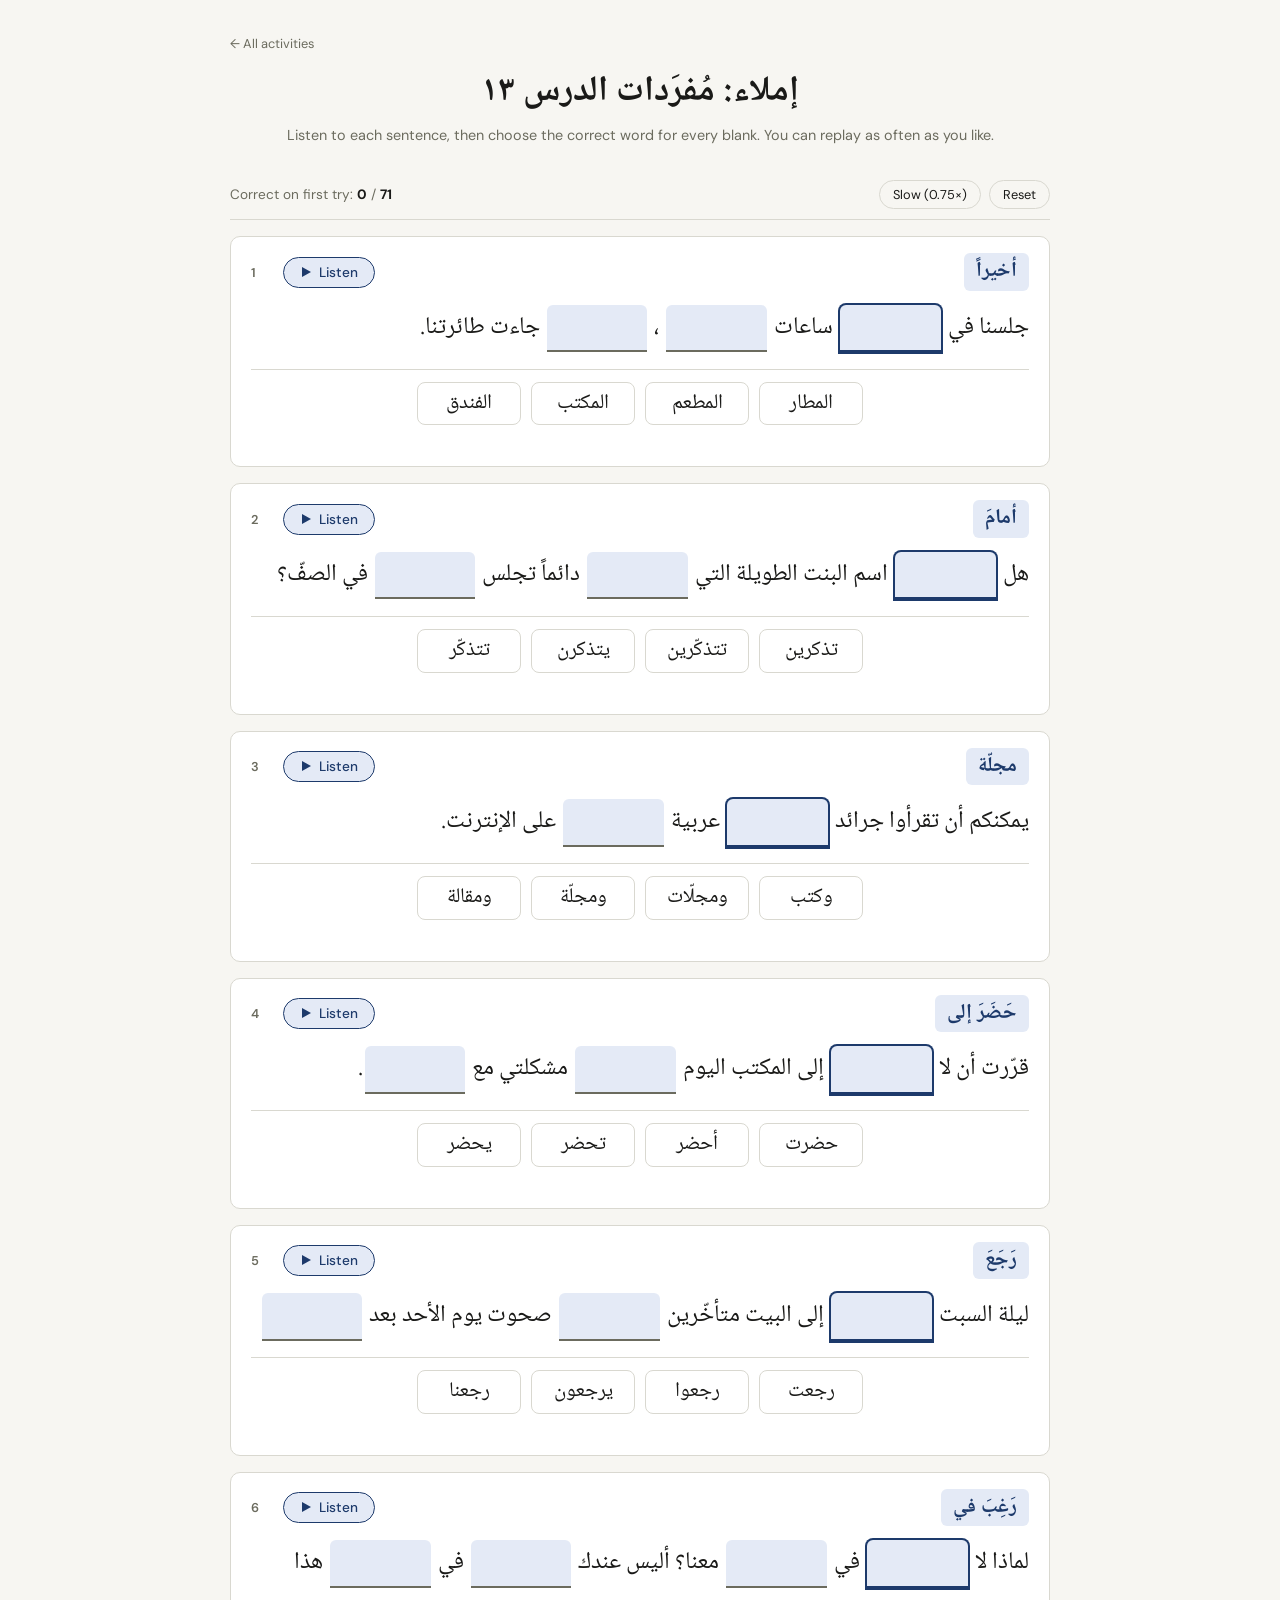
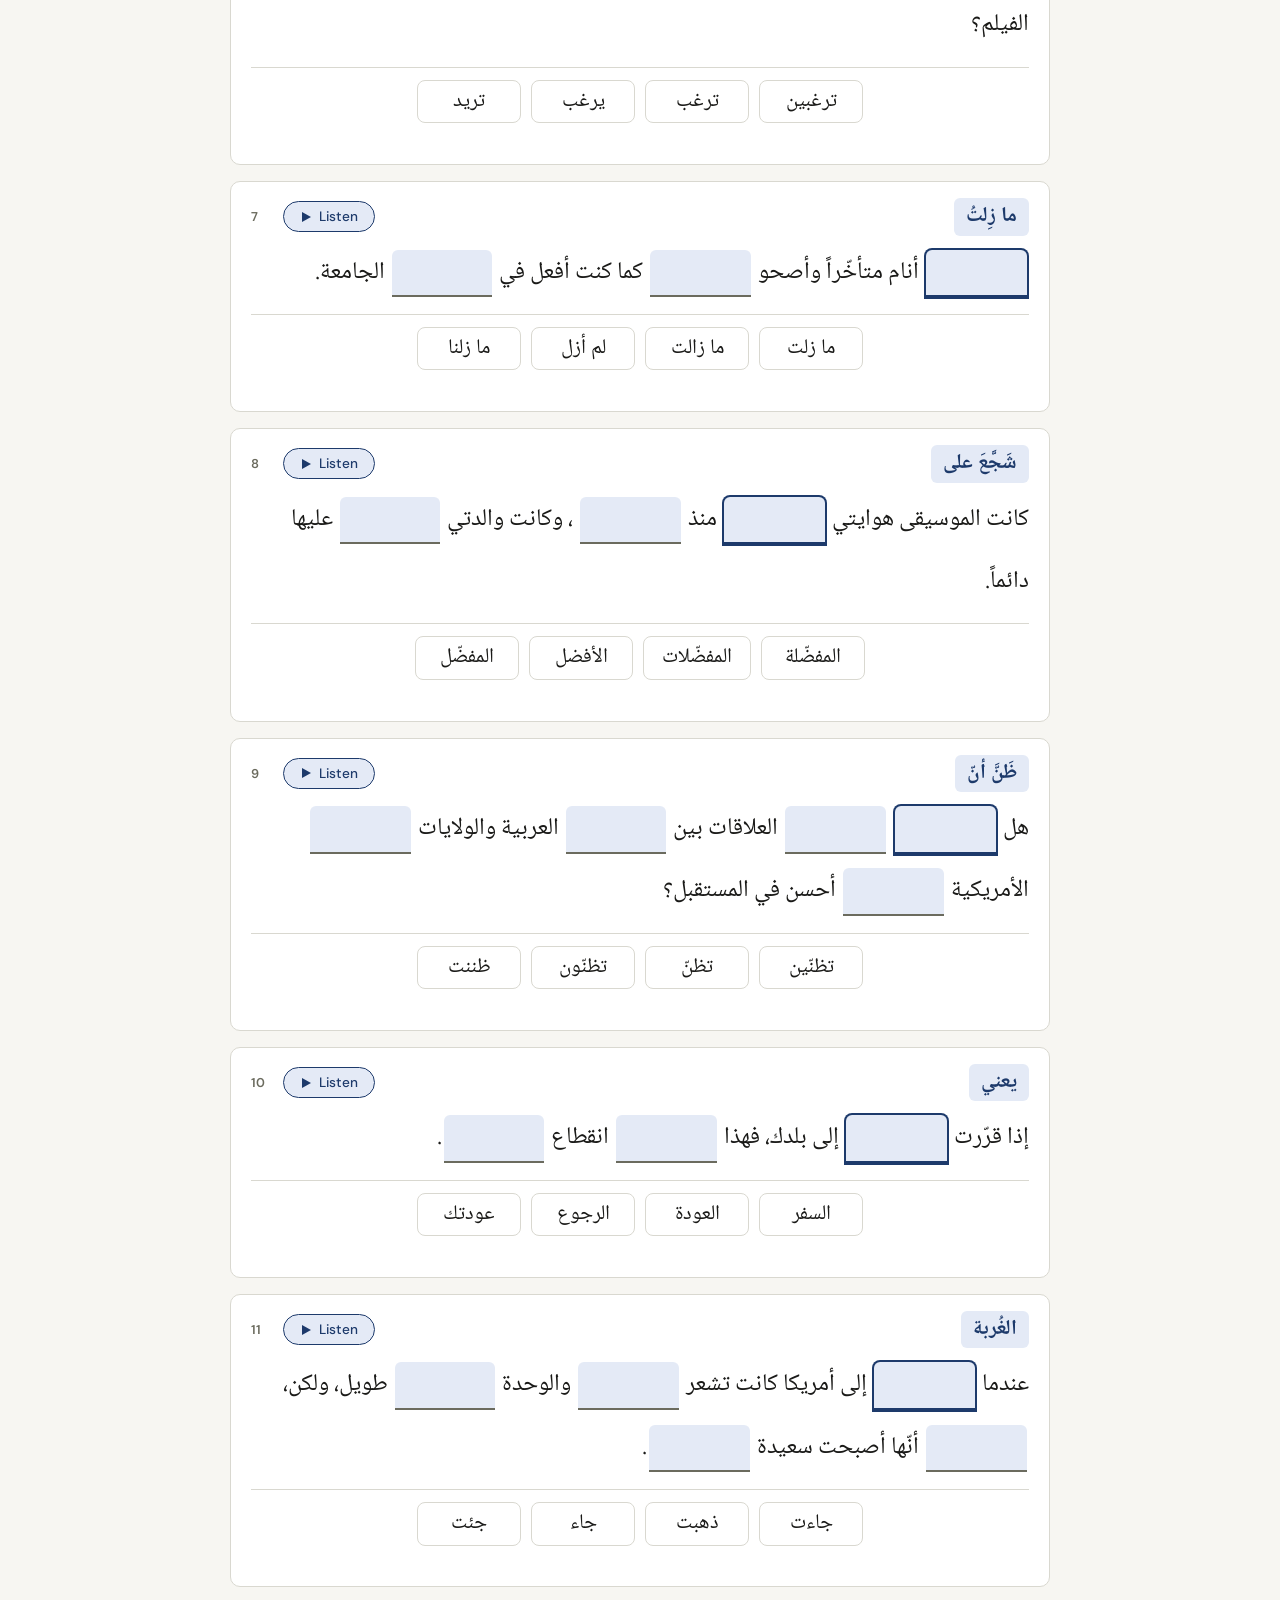
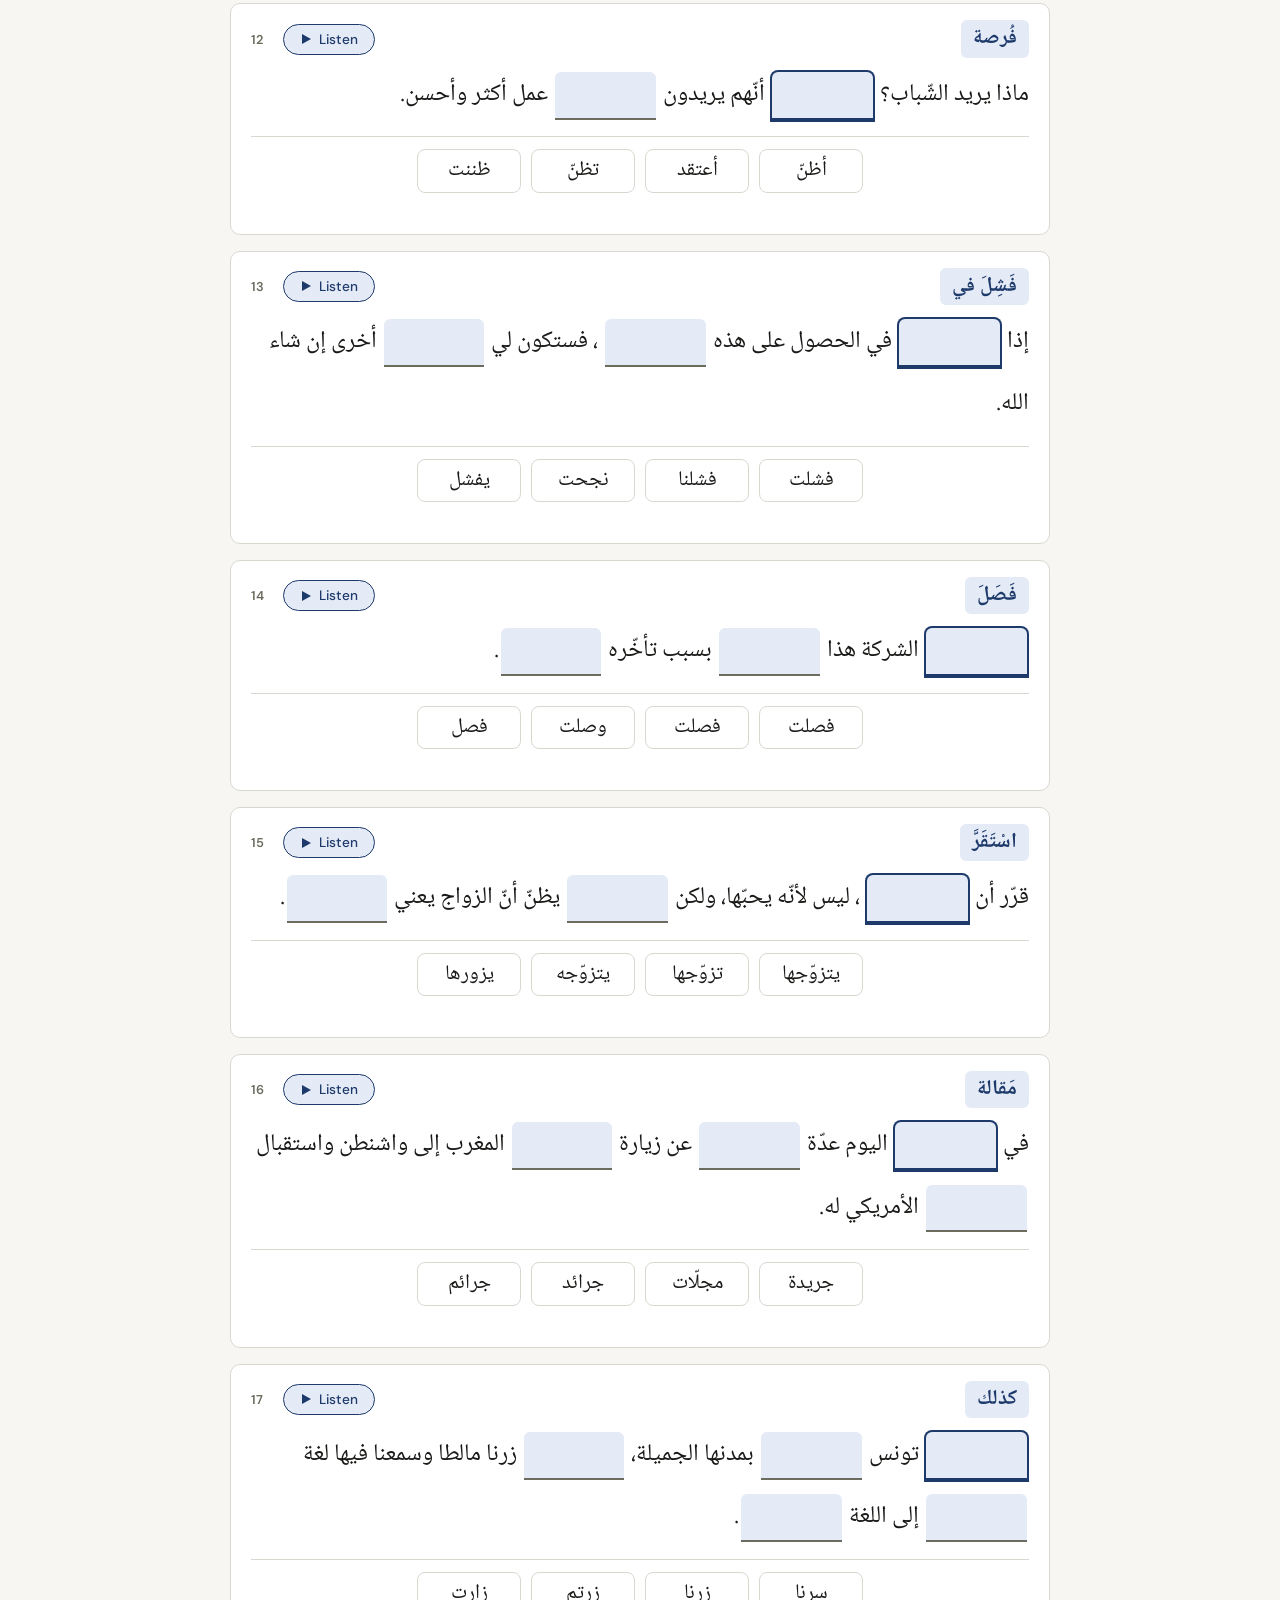
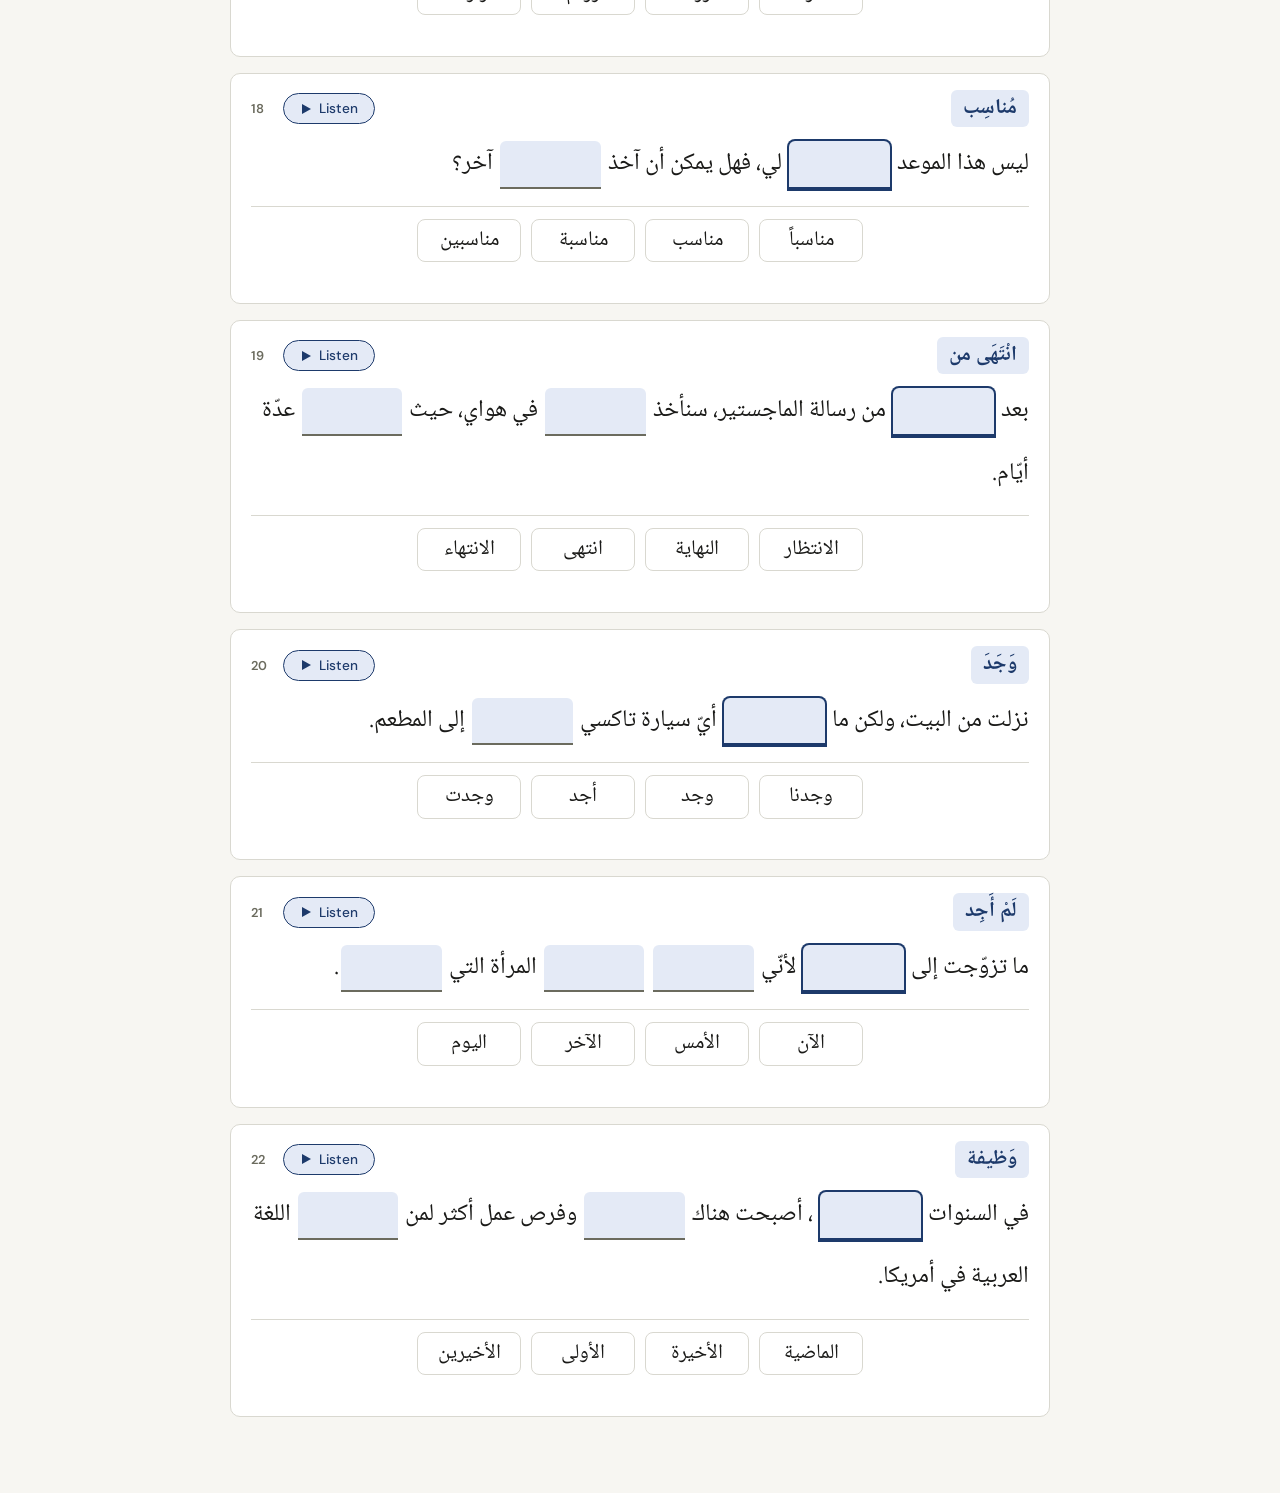
<file: lesson13-dictation.html>
<!DOCTYPE html>
<html lang="en">
<head>
<meta charset="UTF-8">
<meta name="viewport" content="width=device-width, initial-scale=1.0">
<title>Lesson 13 Vocabulary Dictation</title>
<link rel="preconnect" href="https://fonts.googleapis.com">
<link href="https://fonts.googleapis.com/css2?family=Noto+Naskh+Arabic:wght@400;600;700&family=DM+Sans:wght@400;500;600&display=swap" rel="stylesheet">
<style>
  :root {
    --bg:#F7F6F2; --surface:#FFF; --ink:#1A1A18; --muted:#6B6B5E; --rule:#D9D8D0;
    --accent:#1D3A6B; --tint:#E4EAF6;
    --ok:#2E6B1D; --ok-tint:#E4F0DC; --bad:#9B2226; --bad-tint:#F8E3E3;
  }
  *, *::before, *::after { box-sizing:border-box; margin:0; padding:0; }
  body { font-family:'DM Sans',sans-serif; background:var(--bg); color:var(--ink); min-height:100vh; padding:32px 20px 60px; }
  .wrap { max-width:820px; margin:0 auto; }
  header { text-align:center; margin-bottom:24px; }
  .title-ar { font-family:'Noto Naskh Arabic',serif; font-size:clamp(1.6rem,4vw,2.2rem); font-weight:700; line-height:1.5; direction:rtl; }
  .subtitle { margin-top:6px; font-size:0.9rem; color:var(--muted); line-height:1.5; }
  .back { display:inline-block; margin-bottom:14px; font-size:0.8rem; color:var(--muted); text-decoration:none; }
  .back:hover { color:var(--ink); }
  .score-bar { position:sticky; top:0; z-index:5; background:var(--bg); padding:10px 0; display:flex; justify-content:space-between; align-items:center; gap:12px; flex-wrap:wrap; font-size:0.85rem; color:var(--muted); border-bottom:1px solid var(--rule); margin-bottom:16px; }
  .score-bar strong { color:var(--ink); }
  .pill { font:inherit; font-size:0.8rem; border:1.5px solid var(--rule); background:transparent; border-radius:20px; padding:5px 13px; cursor:pointer; color:var(--ink); }
  .pill:hover, .pill[aria-pressed="true"] { background:var(--ink); color:#fff; border-color:var(--ink); }
  .bar-right { display:flex; gap:8px; }
  .item { background:var(--surface); border:1px solid var(--rule); border-radius:10px; padding:16px 20px 18px; margin-bottom:16px; }
  .item.done { border-color:var(--ok); }
  .item-top { display:flex; align-items:center; gap:12px; margin-bottom:6px; }
  .num { font-size:0.8rem; color:var(--muted); font-weight:600; min-width:1.6em; }
  .play { font:inherit; font-size:0.85rem; display:inline-flex; align-items:center; gap:7px; border:1.5px solid var(--accent); background:var(--tint); color:var(--accent); border-radius:20px; padding:6px 16px; cursor:pointer; font-weight:500; }
  .play:hover, .play.playing { background:var(--accent); color:#fff; }
  .head { margin-left:auto; direction:rtl; font-family:'Noto Naskh Arabic',serif; font-size:1.3rem; font-weight:700; color:var(--accent); background:var(--tint); border-radius:6px; padding:0 12px; line-height:1.8; }
  .play svg { width:12px; height:12px; fill:currentColor; }
  .sentence { direction:rtl; font-family:'Noto Naskh Arabic',serif; font-size:1.5rem; line-height:2.6; text-align:right; }
  .blank { font:inherit; display:inline-block; min-width:4.2em; text-align:center; border:0; border-bottom:2.5px solid var(--muted); background:var(--tint); color:inherit; border-radius:6px 6px 0 0; padding:0 8px; margin:0 2px; cursor:pointer; line-height:1.9; }
  .blank:hover { background:#d3dcf0; }
  .blank.active { border-bottom-color:var(--accent); box-shadow:0 0 0 2px var(--accent); }
  .blank.filled { background:var(--ok-tint); color:var(--ok); border-bottom-color:var(--ok); font-weight:700; cursor:default; }
  .choices { display:flex; flex-wrap:wrap; justify-content:center; gap:10px; margin-top:10px; padding-top:12px; border-top:1px solid var(--rule); direction:rtl; }
  .choice { font-family:'Noto Naskh Arabic',serif; font-size:1.3rem; line-height:1.6; border:1.5px solid var(--rule); background:var(--surface); border-radius:8px; padding:4px 18px; cursor:pointer; color:var(--ink); min-width:5em; }
  .choice:hover:not(:disabled) { border-color:var(--accent); background:var(--tint); }
  .choice.wrong { background:var(--bad-tint); border-color:var(--bad); color:var(--bad); text-decoration:line-through; cursor:default; animation:shake .25s; }
  .choice.right { background:var(--ok-tint); border-color:var(--ok); color:var(--ok); font-weight:700; }
  .hint { text-align:center; font-size:0.78rem; color:var(--muted); margin-top:8px; min-height:1.2em; }
  .hint.bad { color:var(--bad); }
  .hint.ok { color:var(--ok); font-weight:500; }
  @keyframes shake { 25% { transform:translateX(-4px); } 75% { transform:translateX(4px); } }
  .final { display:none; text-align:center; background:var(--ok-tint); border:1px solid var(--ok); border-radius:10px; padding:18px; color:var(--ok); font-weight:500; }
  .final.show { display:block; }
</style>
</head>
<body>
<div class="wrap">
  <a class="back" href="index.html">&larr; All activities</a>
  <header>
    <h1 class="title-ar">إملاء: مُفرَدات الدرس ١٣</h1>
    <p class="subtitle">Listen to each sentence, then choose the correct word for every blank. You can replay as often as you like.</p>
  </header>

  <div class="score-bar">
    <span>Correct on first try: <strong id="first">0</strong> / <strong id="total">0</strong></span>
    <span class="bar-right">
      <button class="pill" id="slow" aria-pressed="false">Slow (0.75×)</button>
      <button class="pill" id="reset">Reset</button>
    </span>
  </div>

  <div id="items"></div>
  <div class="final" id="final"></div>
  <audio id="audio" preload="auto"></audio>
</div>

<script>
const DATA = [
  { h:"أخيراً", t:[4.0,11.2], s:"جلسنا في ___ ساعات ___ ، ___ جاءت طائرتنا.",
    b:[["المطار","المطعم","المكتب","الفندق"],["طويلة","طويل","طويلات","قصيرة"],["وأخيراً","وأولاً","ولكن","وبعدها"]] },
  { h:"أمامَ", t:[14.6,24.3], s:"هل ___ اسم البنت الطويلة التي ___ دائماً تجلس ___ في الصفّ؟",
    b:[["تتذكّرين","تذكرين","تتذكّر","يتذكرن"],["كانت","كان","كنتِ","تكون"],["أمامكِ","خلفكِ","أمامنا","أمامه"]] },
  { h:"مجلّة", t:[29.2,36.8], s:"يمكنكم أن تقرأوا جرائد ___ عربية ___ على الإنترنت.",
    b:[["ومجلّات","ومجلّة","وكتب","ومقالة"],["كثيرة","كثير","كثيرون","قليلة"]] },
  { h:"حَضَرَ إلى", t:[45.2,52.3], s:"قرّرت أنْ لا ___ إلى المكتب اليومَ ___ مشكلتي مع ___.",
    b:[["أحضر","حضرت","يحضر","تحضر"],["بسبب","مثل","بعد","عند"],["المدير","المديرة","المكتب","الموظف"]] },
  { h:"رَجَعَ", t:[61.9,72.5], s:"ليلة السبت ___ إلى البيت مُتأخِّرين ___ صَحَوْتُ يوم الأحد بعد ___",
    b:[["رجعنا","رجعتُ","يرجعون","رجعوا"],["ولذلك","ولكن","وبعدها","لأنّ"],["الظهر","العصر","المساء","الصباح"]] },
  { h:"رَغِبَ في", t:[81.5,89.5], s:"لماذا لا ___ في ___ معنا؟ أَلَيسَ عندك ___ في ___ هذا الفيلم؟",
    b:[["ترغب","تريد","يرغب","ترغبين"],["الخروج","الدخول","الرجوع","الذهاب"],["رغبة","رغب","رغبات","فرصة"],["مشاهدة","شاهدت","مشاهدين","مشاهد"]] },
  { h:"ما زِلتُ", t:[93.6,102.5], s:"___ أنام متأخّراً وأصحو ___ كما كنت أفعل في ___ الجامعة.",
    b:[["ما زلتُ","ما زالت","لم أزل","ما زلنا"],["متأخّراً","مبكّراً","متأخّرين","متأخّرة"],["أيام","سنوات","ساعات","أوقات"]] },
  { h:"شَجَّعَ على", t:[111.7,121.6], s:"كانت الموسيقى هوايتي ___ منذ ___ ، وكانت والدتي ___ عليها دائماً.",
    b:[["المفضّلة","المفضّل","المفضّلات","الأفضل"],["طفولتي","طفلتي","طفولته","شبابي"],["تشجّعني","تشجّعك","شجّعتني","يشجّعني"]] },
  { h:"ظَنَّ أنّ", t:[130.5,141.0], s:"هل ___ ___ العلاقات بين ___ العربية والولايات ___ الأمريكية ___ أحسن في المستقبل؟",
    b:[["تَظُنّ","تظنّون","ظننتُ","تظنّين"],["أنّ","إنّ","لأنّ","أنا"],["البلاد","البلد","الدول","العالم"],["المتّحدة","المتّحدين","المتقدّمة","المتحدّثة"],["ستصبح","أصبحت","سيصبح","تصبحين"]] },
  { h:"يعني", t:[144.6,151.4], s:"إذا قرّرت ___ إلى بلدك، فهذا ___ انقطاع ___.",
    b:[["العودة","الرجوع","السفر","عودتك"],["يعني","يعمل","معنى","تعني"],["علاقتنا","علاقاتنا","علاقتك","العلاقة"]] },
  { h:"الغُربة", t:[154.2,167.0], s:"عندما ___ إلى أمريكا كانت تشعُر ___ والوِحدة ___ طويل، ولكن، ___ أنّها أصبحت سعيدة ___.",
    b:[["جاءت","جاء","ذهبت","جئتُ"],["بالغُربة","بالفرحة","بالغرباء","بالتعب"],["لوقت","وقت","لأوقات","بوقت"],["أظنّ","أعتقد","ظنّت","أعرف"],["الآن","أمس","غداً","اليوم"]] },
  { h:"فُرصة", t:[171.6,179.7], s:"ماذا يُريد الشَّباب؟ ___ أنّهم يريدون ___ عمل أكثر وأحسن.",
    b:[["أظنّ","ظننتُ","تظنّ","أعتقد"],["فُرَص","فرصة","وظائف","مجالات"]] },
  { h:"فَشِلَ في", t:[186.6,195.2], s:"إذا ___ في الحُصول على هذه ___ ، فَسَتَكون لي ___ أخرى إن شاء الله.",
    b:[["فَشِلْتُ","نجحتُ","يفشل","فشلنا"],["المِنحة","المحنة","المنحى","المنظّمة"],["فُرَص","فرصة","فرضاً","وظائف"]] },
  { h:"فَصَلَ", t:[201.1,207.6], s:"___ الشركة هذا ___ بسبب تأخُّره ___.",
    b:[["فَصَلَت","فَصَلَ","فصلتُ","وصلت"],["المُوظَّف","الموظّفة","الطالب","الموظّفين"],["الدائم","الدائمة","الدائمين","القائم"]] },
  { h:"اسْتَقَرَّ", t:[214.9,227.0], s:"قرّر أنْ ___ ، ليس لأنّه يحبّها، ولكن ___ يظنّ أنّ الزواج يعني ___.",
    b:[["يتزوّجَها","تزوّجها","يزورها","يتزوّجه"],["لأنّه","لأنّها","لكنّه","وإنّه"],["الاستقرار","الاستقبال","الاستمرار","الاستغراب"]] },
  { h:"مَقالة", t:[231.7,244.2], s:"في ___ اليوم عدّة ___ عن زيارة ___ المغرب إلى واشنطن واستقبال ___ الأمريكي له.",
    b:[["جرائد","جريدة","جرائم","مجلّات"],["مقالات","مقالة","مقابلات","مقولات"],["مَلِك","مالك","مدير","ملكة"],["الرئيس","الرؤساء","المدير","الرئيسي"]] },
  { h:"كذلك", t:[245.9,260.5], s:"___ تونس ___ بمُدُنها الجميلة، ___ زُرنا مالطا وسَمِعنا فيها لغة ___ إلى اللغة ___.",
    b:[["زُرنا","زارت","زرتم","سرنا"],["واستَمتَعْنا","واستمتعتُ","استمتعنا","وسمعنا"],["وكذلك","ولذلك","وكان","ولكن"],["قريبة","قريب","بعيدة","قديمة"],["العربية","الإنجليزية","الفرنسية","عربية"]] },
  { h:"مُناسِب", t:[264.6,272.0], s:"ليس هذا الموعد ___ لي، فهل يمكن أن آخُذَ ___ آخَر؟",
    b:[["مُناسِباً","مناسب","مناسبة","مناسبين"],["موعداً","مواعيد","موعد","وقتاً"]] },
  { h:"انْتَهَى من", t:[281.0,291.9], s:"بعد ___ من رِسالة الماجستير، سنأخُذ ___ في هواي، حيثُ ___ عِدّة أيّام.",
    b:[["الاِنتِهاء","انتهى","الانتظار","النهاية"],["إجازة","إجازات","رسالة","وظيفة"],["سَنَقضي","قضينا","سنقرأ","نقضي"]] },
  { h:"وَجَدَ", t:[297.0,306.0], s:"نزلتُ من البيت، ولكن ما ___ أيّ سيارة تاكسي ___ إلى المطعم.",
    b:[["وَجَدْتُ","وَجَدَ","وجدنا","أجد"],["تأخذني","تأخذ","تأخذه","تأخذنا"]] },
  { h:"لَمْ أَجِد", t:[309.8,317.6], s:"ما تزوّجت إلى ___ لأنّي ___ ___ المرأة التي ___.",
    b:[["الآن","اليوم","الأمس","الآخر"],["لم","لا","ما","لن"],["أَجِد","وجد","تجد","وجدتُ"],["تفهمني","تفهم","تفهمه","تفهمين"]] },
  { h:"وَظيفة", t:[322.1,333.6], s:"في السنوات ___ ، أصبحت هُناك ___ وفُرَص عمل أكثر لِمَن ___ اللغة العربية في أمريكا.",
    b:[["الأخيرة","الأخيرين","الأولى","الماضية"],["وَظائِف","وظيفة","وظيفتان","أعمال"],["يتكلم","تتكلم","يتعلّم","يكلّم"]] },
];

const strip = s => s.replace(/[ٌ-ِْ]/g, '');
const shuffle = a => { a = a.slice(); for (let i = a.length-1; i > 0; i--) { const j = Math.random()*(i+1)|0; [a[i],a[j]] = [a[j],a[i]]; } return a; };
const $ = id => document.getElementById(id);
const audio = $('audio');
fetch('lesson13-dictation.mp3').then(r => { if (!r.ok) throw 0; return r.blob(); })
  .then(b => { audio.src = URL.createObjectURL(b); })
  .catch(() => { audio.src = 'lesson13-dictation.mp3'; });
const itemsEl = $('items');
const totalBlanks = DATA.reduce((n,d) => n + d.b.length, 0);
let firstTry, doneBlanks, stopAt = null, playingBtn = null, timer = null;

function stopPlayback() {
  audio.pause(); clearInterval(timer); stopAt = null;
  if (playingBtn) { playingBtn.classList.remove('playing'); playingBtn = null; }
}

function playSegment(btn, t) {
  const same = playingBtn === btn;
  stopPlayback();
  if (same) return;
  stopAt = t[1]; playingBtn = btn;
  btn.classList.add('playing');
  const go = () => {
    if (playingBtn !== btn) return;
    audio.currentTime = t[0];
    audio.playbackRate = $('slow').getAttribute('aria-pressed') === 'true' ? 0.75 : 1;
    audio.play();
  };
  if (audio.readyState >= 1) go(); else audio.addEventListener('loadedmetadata', go, { once:true });
  timer = setInterval(() => { if (audio.currentTime >= stopAt) stopPlayback(); }, 40);
}

function build() {
  stopPlayback();
  itemsEl.innerHTML = '';
  $('final').classList.remove('show');
  firstTry = 0; doneBlanks = 0;
  $('total').textContent = totalBlanks;
  DATA.forEach((d, i) => {
    const el = document.createElement('div');
    el.className = 'item';
    el.innerHTML = `<div class="item-top"><span class="num">${i+1}</span><button class="play"><svg viewBox="0 0 12 12"><path d="M2 1l9 5-9 5z"/></svg>Listen</button><span class="head">${d.h}</span></div><div class="sentence"></div><div class="choices"></div><div class="hint"></div>`;
    const play = el.querySelector('.play');
    play.onclick = () => playSegment(play, d.t);
    const sent = el.querySelector('.sentence'), choicesEl = el.querySelector('.choices'), hint = el.querySelector('.hint');
    const parts = d.s.split('___');
    const blanks = [];
    const state = { active:0, filled:0 };
    const wrongOnce = d.b.map(() => false);

    parts.forEach((p, k) => {
      sent.append(strip(p));
      if (k < d.b.length) {
        const bt = document.createElement('button');
        bt.className = 'blank'; bt.innerHTML = '&nbsp;';
        bt.onclick = () => { if (!bt.classList.contains('filled')) activate(k); };
        blanks.push(bt); sent.append(bt);
      }
    });

    function activate(k) {
      state.active = k;
      blanks.forEach((b, j) => b.classList.toggle('active', j === k));
      hint.textContent = ''; hint.className = 'hint';
      choicesEl.innerHTML = '';
      const correct = strip(d.b[k][0]);
      shuffle(d.b[k]).forEach(w => {
        const c = document.createElement('button');
        c.className = 'choice'; c.textContent = strip(w);
        c.onclick = () => {
          if (strip(w) === correct) {
            if (!wrongOnce[k]) { firstTry++; $('first').textContent = firstTry; }
            doneBlanks++;
            blanks[k].textContent = correct;
            blanks[k].classList.remove('active'); blanks[k].classList.add('filled');
            state.filled++;
            const next = blanks.findIndex(b => !b.classList.contains('filled'));
            if (next === -1) {
              choicesEl.innerHTML = '';
              el.classList.add('done');
              hint.className = 'hint ok'; hint.textContent = 'Correct!';
              if (doneBlanks === totalBlanks) {
                $('final').textContent = `Finished! You got ${firstTry} of ${totalBlanks} blanks right on the first try.`;
                $('final').classList.add('show');
              }
            } else activate(next);
          } else {
            wrongOnce[k] = true;
            c.classList.add('wrong'); c.disabled = true;
            hint.className = 'hint bad'; hint.textContent = 'Not quite — try again.';
          }
        };
        choicesEl.append(c);
      });
    }
    itemsEl.append(el);
    activate(0);
  });
  $('first').textContent = 0;
}

$('slow').onclick = e => {
  const on = e.target.getAttribute('aria-pressed') !== 'true';
  e.target.setAttribute('aria-pressed', on);
  audio.playbackRate = on ? 0.75 : 1;
};
$('reset').onclick = () => { build(); window.scrollTo({ top:0, behavior:'smooth' }); };
build();
</script>
</body>
</html>
</file>
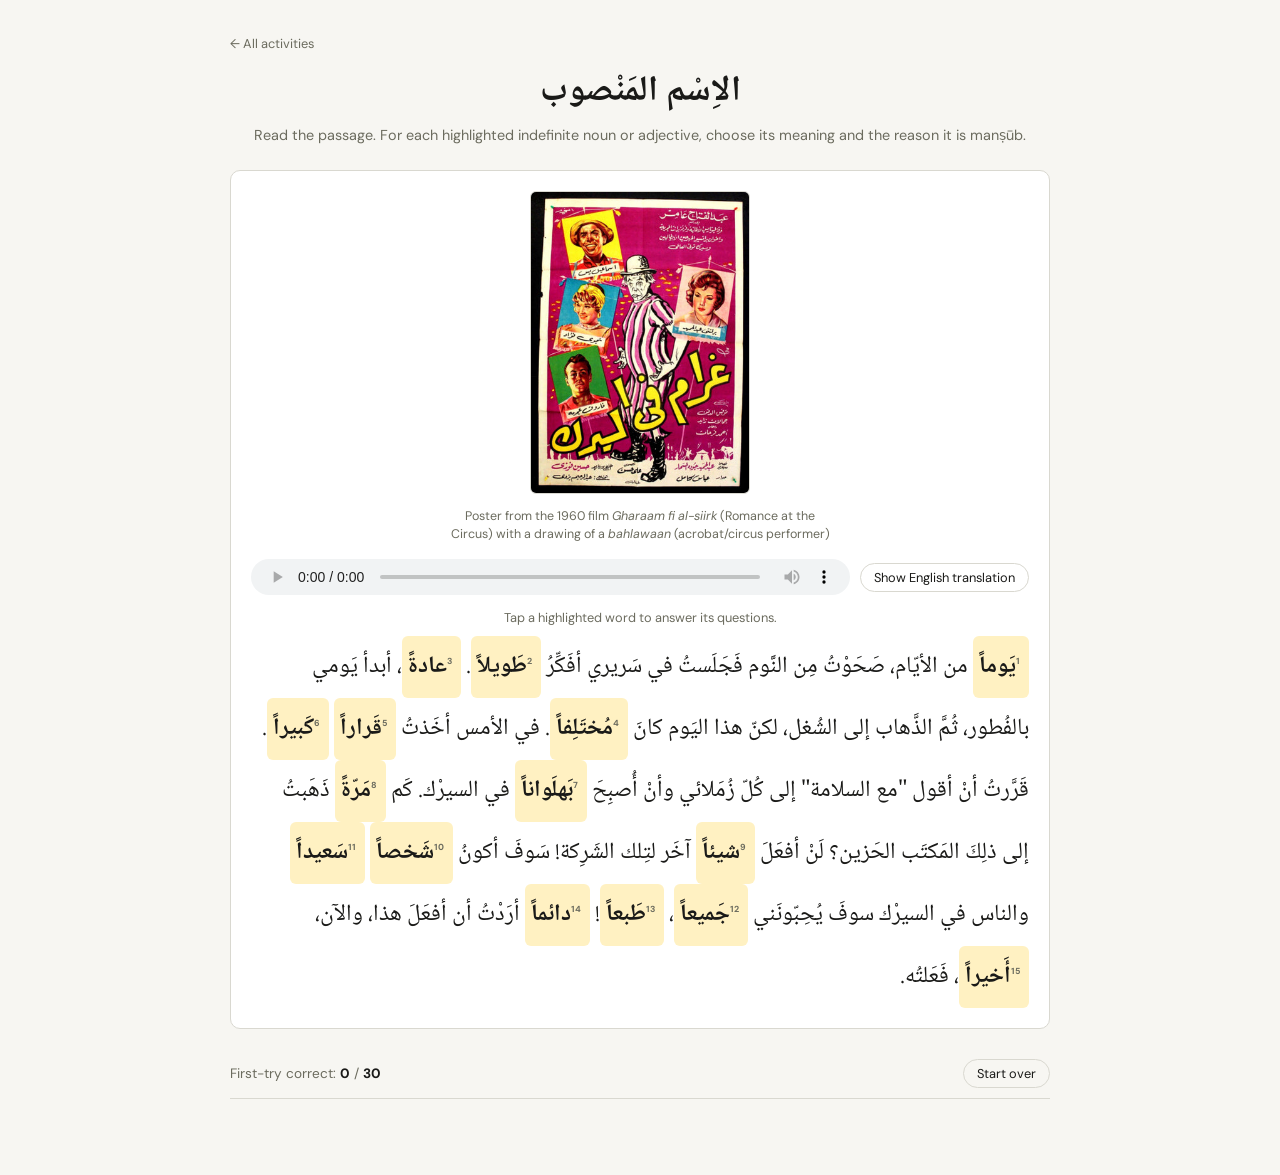
<file: mansub-circus.html>
<!DOCTYPE html>
<html lang="en">
<head>
<meta charset="UTF-8">
<meta name="viewport" content="width=device-width, initial-scale=1.0">
<title>Recognizing al-ism al-manṣūb: Circus Text</title>
<link rel="preconnect" href="https://fonts.googleapis.com">
<link href="https://fonts.googleapis.com/css2?family=Noto+Naskh+Arabic:wght@400;600;700&family=DM+Sans:wght@400;500;600&display=swap" rel="stylesheet">
<style>
  :root {
    --bg:#F7F6F2; --surface:#FFF; --ink:#1A1A18; --muted:#6B6B5E; --rule:#D9D8D0;
    --accent:#1D3A6B; --tint:#E4EAF6;
    --ok:#2E6B1D; --ok-tint:#E4F0DC; --bad:#9B2226; --bad-tint:#F8E3E3;
    --hl:#FFF1C2;
  }
  *, *::before, *::after { box-sizing:border-box; margin:0; padding:0; }
  body { font-family:'DM Sans',sans-serif; background:var(--bg); color:var(--ink); min-height:100vh; padding:32px 20px 60px; }
  .wrap { max-width:820px; margin:0 auto; }
  header { text-align:center; margin-bottom:24px; }
  .title-ar { font-family:'Noto Naskh Arabic',serif; font-size:clamp(1.6rem,4vw,2.2rem); font-weight:700; line-height:1.5; direction:rtl; }
  .subtitle { margin-top:6px; font-size:0.9rem; color:var(--muted); line-height:1.5; }
  .back { display:inline-block; margin-bottom:14px; font-size:0.8rem; color:var(--muted); text-decoration:none; }
  .back:hover { color:var(--ink); }
  .panel { background:var(--surface); border:1px solid var(--rule); border-radius:10px; padding:20px; margin-bottom:20px; }
  figure { text-align:center; margin-bottom:16px; }
  figure img { max-width:220px; width:60%; border-radius:6px; border:1px solid var(--rule); }
  figcaption { font-size:0.78rem; color:var(--muted); margin:8px auto 0; max-width:48ch; line-height:1.45; }
  .passage { direction:rtl; font-family:'Noto Naskh Arabic',serif; font-size:1.45rem; line-height:2.5; text-align:right; }
  .passage .w { font-weight:700; background:var(--hl); border-radius:6px; padding:2px 6px; cursor:pointer; border:0; font:inherit; font-weight:700; color:inherit; }
  .passage .w.active { outline:2px solid var(--accent); }
  .passage .w.done { background:var(--ok-tint); color:var(--ok); }
  .passage .w sup { font-family:'DM Sans',sans-serif; font-size:0.55rem; margin-right:3px; color:var(--muted); }
  .tools { display:flex; flex-wrap:wrap; gap:10px; align-items:center; margin-bottom:14px; }
  .tools audio { flex:1 1 240px; min-width:0; height:36px; }
  .tr-btn { font:inherit; font-size:0.8rem; border:1.5px solid var(--rule); background:transparent; border-radius:20px; padding:5px 13px; cursor:pointer; color:var(--ink); }
  .tr-btn:hover, .tr-btn[aria-expanded="true"] { background:var(--ink); color:#fff; border-color:var(--ink); }
  .translation { display:none; margin-top:16px; padding-top:14px; border-top:1px solid var(--rule); font-size:0.92rem; line-height:1.65; color:var(--muted); }
  .translation.show { display:block; }
  .score-bar { position:sticky; top:0; z-index:5; background:var(--bg); padding:10px 0; display:flex; justify-content:space-between; align-items:center; font-size:0.85rem; color:var(--muted); border-bottom:1px solid var(--rule); margin-bottom:16px; }
  .score-bar strong { color:var(--ink); }
  .reset { font:inherit; font-size:0.8rem; border:1.5px solid var(--rule); background:transparent; border-radius:20px; padding:5px 13px; cursor:pointer; color:var(--ink); }
  .reset:hover { background:var(--ink); color:#fff; border-color:var(--ink); }
  body.sheet-open { padding-bottom:46vh; }
  #cards { display:none; position:fixed; left:0; right:0; bottom:0; z-index:10; background:var(--surface); border-top:2px solid var(--accent); box-shadow:0 -6px 24px rgba(0,0,0,.15); max-height:44vh; overflow-y:auto; padding:12px 16px 16px; }
  body.sheet-open #cards { display:block; }
  .sheet-in { max-width:820px; margin:0 auto; }
  .sheet-nav { display:flex; gap:8px; margin-top:12px; justify-content:space-between; }
  .nav-btn, .close-btn { font:inherit; font-size:0.8rem; border:1.5px solid var(--rule); background:transparent; border-radius:20px; padding:5px 13px; cursor:pointer; color:var(--ink); }
  .nav-btn:hover:not(:disabled), .close-btn:hover { background:var(--ink); color:#fff; border-color:var(--ink); }
  .nav-btn:disabled { opacity:.4; cursor:default; }
  .close-btn { margin-left:auto; }
  .q-card { display:none; }
  .q-card.active { display:block; }
  .hint { text-align:center; font-size:0.8rem; color:var(--muted); margin-bottom:10px; }
  .q-head { display:flex; align-items:baseline; gap:12px; margin-bottom:6px; }
  .q-num { font-size:0.75rem; font-weight:600; color:var(--muted); }
  .q-word { font-family:'Noto Naskh Arabic',serif; font-size:1.8rem; font-weight:700; direction:rtl; line-height:1.4; }
  .q-label { font-size:0.8rem; font-weight:600; color:var(--accent); margin:10px 0 6px; }
  .opts { display:grid; grid-template-columns:1fr 1fr; gap:8px; }
  .opt { font:inherit; font-size:0.88rem; text-align:left; padding:9px 12px; border:1.5px solid var(--rule); border-radius:8px; background:var(--surface); cursor:pointer; color:var(--ink); transition:background .12s,border-color .12s; }
  .opt:hover:not(:disabled) { background:var(--tint); border-color:var(--accent); }
  .opt.right { background:var(--ok-tint); border-color:var(--ok); color:var(--ok); font-weight:600; }
  .opt.wrong { background:var(--bad-tint); border-color:var(--bad); color:var(--bad); text-decoration:line-through; }
  .opt:disabled { cursor:default; }
  .opt:disabled:not(.right):not(.wrong) { opacity:.55; }
  .final { display:none; text-align:center; font-size:1.05rem; padding:24px; }
  .final.show { display:block; }
  @media (max-width:560px) { .opts { grid-template-columns:1fr; } .passage { font-size:1.25rem; } body { padding:20px 14px 50px; } }
</style>
</head>
<body>
<div class="wrap">
  <a class="back" href="index.html">&larr; All activities</a>
  <header>
    <div class="title-ar">الاِسْم المَنْصوب</div>
    <p class="subtitle">Read the passage. For each highlighted indefinite noun or adjective, choose its meaning and the reason it is manṣūb.</p>
  </header>

  <div class="panel">
    <figure>
      <img src="mansub-circus-poster.jpeg" alt="Poster for the 1960 film Gharaam fi al-siirk">
      <figcaption>Poster from the 1960 film <em>Gharaam fi al-siirk</em> (Romance at the Circus) with a drawing of a <em>bahlawaan</em> (acrobat/circus performer)</figcaption>
    </figure>
    <div class="tools">
      <audio controls preload="metadata" src="bahlawaan%20mansuub.m4a"></audio>
      <button class="tr-btn" id="trToggle" aria-expanded="false" aria-controls="translation">Show English translation</button>
    </div>
    <p class="hint">Tap a highlighted word to answer its questions.</p>
    <div class="passage" id="passage"></div>
    <div class="translation" id="translation">One day, I woke up and sat in my bed thinking. Usually, I start my day with breakfast, then go to work, but this day was different. Yesterday I made a big decision. I decided to say "goodbye" to all my colleagues and to become an acrobat in the circus. How many times did I go to that sad office? I will never do another thing for that company! I will be a happy person, and the people at the circus will all love me, of course! I always wanted to do this, and now, finally, I have done it.</div>
  </div>

  <div class="score-bar">
    <span>First-try correct: <strong id="score">0</strong> / <strong id="total">0</strong></span>
    <button class="reset" id="reset">Start over</button>
  </div>

  <div id="cards"><div class="sheet-in"><div id="qbody"></div><div class="sheet-nav"><button class="nav-btn" id="prev">&larr; Previous</button><button class="nav-btn" id="next">Next &rarr;</button></div></div></div>
  <div class="panel final" id="final"></div>
</div>

<script>
const REASONS = {
  time:   'Answers when? (adverb of time)',
  whenhow:'Answers how/when? (adverb)',
  how:    'Answers how? (adverb)',
  be:     'Answers what? (predicate of be)',
  obj:    'Answers what? (direct object)',
  become: 'Answers what? (predicate of become)',
  agree:  'Agrees with the noun it describes',
  kam:    'Specifies kam (how many?)'
};

const ITEMS = [
  { ar:'يَوماً',    en:'one day',                    r:'time' },
  { ar:'طَويلاً',   en:'a long time',                r:'how' },
  { ar:'عادةً',     en:'usually',                    r:'whenhow' },
  { ar:'مُختَلِفاً', en:'different',                  r:'be' },
  { ar:'قَراراً',   en:'a decision',                 r:'obj' },
  { ar:'كَبيراً',   en:'big',                        r:'agree' },
  { ar:'بَهلَواناً', en:'acrobat / circus performer', r:'become' },
  { ar:'مَرّةً',    en:'times',                      r:'kam' },
  { ar:'شيئاً',     en:'a thing',                    r:'obj' },
  { ar:'شَخصاً',    en:'a person',                   r:'be' },
  { ar:'سَعيداً',   en:'happy',                      r:'agree' },
  { ar:'جَميعاً',   en:'everyone / all together',    r:'how' },
  { ar:'طَبعاً',    en:'of course',                  r:'how' },
  { ar:'دائماً',    en:'always',                     r:'whenhow' },
  { ar:'أَخيراً',   en:'finally',                    r:'whenhow' }
];

const shuffle = a => { a = a.slice(); for (let i = a.length-1; i > 0; i--) { const j = Math.floor(Math.random()*(i+1)); [a[i],a[j]] = [a[j],a[i]]; } return a; };
const el = (t, c, txt) => { const e = document.createElement(t); if (c) e.className = c; if (txt != null) e.textContent = txt; return e; };

let score = 0, answered = 0;
const total = ITEMS.length * 2;
document.getElementById('total').textContent = total;

function buildPassage() {
  const p = document.getElementById('passage');
  p.innerHTML = '';
  const seq = [
    ['w',1],['t',' من الأيّام، صَحَوْتُ مِن النَّوم فَجَلَستُ في سَريري أفَكِّرُ '],['w',2],['t','. '],['w',3],
    ['t','، أبدأ يَومي بالفُطور، ثُمَّ الذَّهاب إلى الشُغل، لكنّ هذا اليَوم كانَ '],['w',4],
    ['t','. في الأمس أخَذتُ '],['w',5],['t',' '],['w',6],
    ['t','. قَرَّرتُ أنْ أقول "مع السلامة" إلى كُلّ زُمَلائي وأنْ أُصبِحَ '],['w',7],
    ['t',' في السيرْك. كَم '],['w',8],
    ['t',' ذَهَبتُ إلى ذلِكَ المَكتَب الحَزين؟ لَنْ أفعَلَ '],['w',9],
    ['t',' آخَر لتِلك الشَرِكة! سَوفَ أكونُ '],['w',10],['t',' '],['w',11],
    ['t',' والناس في السيرْك سوفَ يُحِبّونَني '],['w',12],['t','، '],['w',13],['t','! '],['w',14],
    ['t',' أرَدْتُ أن أفعَلَ هذا، والآن، '],['w',15],['t','، فَعَلتُه.']
  ];
  seq.forEach(([k,v]) => {
    if (k === 't') p.appendChild(document.createTextNode(v));
    else {
      const b = el('button','w');
      b.dataset.i = v-1;
      b.appendChild(el('sup','',v));
      b.appendChild(document.createTextNode(ITEMS[v-1].ar));
      b.addEventListener('click', () => focusCard(v-1));
      p.appendChild(b);
    }
  });
}

function question(card, idx, kind, correct, pool) {
  const wrap = el('div');
  wrap.appendChild(el('div','q-label', kind === 'en' ? 'What does it mean?' : 'Why is it manṣūb?'));
  const opts = el('div','opts');
  const ADV = ['time','how','whenhow'];
  const ok = x => x !== correct && !(kind === 'why' && ADV.includes(correct) && ADV.includes(x));
  const choices = shuffle([correct, ...shuffle(pool.filter(ok)).slice(0,3)]);
  let first = true, solved = false;
  choices.forEach(c => {
    const b = el('button','opt', kind === 'en' ? c : REASONS[c]);
    b.addEventListener('click', () => {
      if (solved) return;
      if (c === correct) {
        solved = true;
        b.classList.add('right');
        opts.querySelectorAll('.opt').forEach(o => o.disabled = true);
        answered++;
        if (first) score++;
        update(card, idx);
      } else {
        b.classList.add('wrong'); b.disabled = true; first = false;
      }
    });
    opts.appendChild(b);
  });
  wrap.appendChild(opts);
  card._solved = card._solved || 0;
  card._qs = (card._qs||0) + 1;
  return wrap;
}

let cur = -1;
const cardEls = [];

function update(card, idx) {
  card._solved++;
  document.getElementById('score').textContent = score;
  if (card._solved === card._qs) document.querySelector('.w[data-i="'+idx+'"]').classList.add('done');
  if (answered === total) {
    const f = document.getElementById('final');
    f.textContent = 'Finished! You got ' + score + ' of ' + total + ' on the first try.';
    f.classList.add('show');
  }
}

function focusCard(i) {
  cur = i;
  document.body.classList.add('sheet-open');
  cardEls.forEach((c, j) => c.classList.toggle('active', j === i));
  document.querySelectorAll('.w').forEach(w => w.classList.toggle('active', +w.dataset.i === i));
  document.getElementById('prev').disabled = i === 0;
  document.getElementById('next').disabled = i === ITEMS.length - 1;
  document.querySelector('.w[data-i="'+i+'"]').scrollIntoView({behavior:'smooth', block:'center'});
}

function closeSheet() {
  cur = -1;
  document.body.classList.remove('sheet-open');
  cardEls.forEach(c => c.classList.remove('active'));
  document.querySelectorAll('.w').forEach(w => w.classList.remove('active'));
}

function build() {
  score = 0; answered = 0; cur = -1;
  document.body.classList.remove('sheet-open');
  document.getElementById('score').textContent = 0;
  document.getElementById('final').classList.remove('show');
  buildPassage();
  const body = document.getElementById('qbody');
  body.innerHTML = '';
  cardEls.length = 0;
  const meanings = ITEMS.map(x => x.en);
  const reasons = Object.keys(REASONS);
  ITEMS.forEach((it, i) => {
    const card = el('div','q-card');
    const head = el('div','q-head');
    head.appendChild(el('span','q-num', (i+1)+' / '+ITEMS.length));
    head.appendChild(el('span','q-word', it.ar));
    const x = el('button','close-btn','Close');
    x.addEventListener('click', closeSheet);
    head.appendChild(x);
    card.appendChild(head);
    card.appendChild(question(card, i, 'en', it.en, meanings));
    card.appendChild(question(card, i, 'why', it.r, reasons));
    body.appendChild(card);
    cardEls.push(card);
  });
}

document.getElementById('prev').addEventListener('click', () => cur > 0 && focusCard(cur-1));
document.getElementById('next').addEventListener('click', () => cur < ITEMS.length-1 && focusCard(cur+1));

document.getElementById('trToggle').addEventListener('click', e => {
  const on = document.getElementById('translation').classList.toggle('show');
  e.currentTarget.setAttribute('aria-expanded', on);
  e.currentTarget.textContent = on ? 'Hide English translation' : 'Show English translation';
});

document.getElementById('reset').addEventListener('click', () => { build(); window.scrollTo({top:0, behavior:'smooth'}); });
build();
</script>
</body>
</html>
</file>
<file: jumlat-sifa/style.css>
#jumlat-sifa-app {
  --jsp-ink: #1b1b1f;
  --jsp-muted: #55555e;
  --jsp-bg: #fbfaf7;
  --jsp-card: #ffffff;
  --jsp-line: #cfcbc2;
  --jsp-accent: #1f4e8c;
  --jsp-clause-bg: #fff3b0;
  --jsp-clause-line: #b8960c;
  --jsp-mawsuf: #0b5cd5;
  --jsp-rabit: #b0124f;
  box-sizing: border-box;
  max-width: 760px;
  margin: 0 auto;
  padding: 12px 14px 40px;
  color: var(--jsp-ink);
  background: var(--jsp-bg);
  font: 16px/1.5 system-ui, -apple-system, "Segoe UI", Roboto, sans-serif;
}
#jumlat-sifa-app *, #jumlat-sifa-app *::before, #jumlat-sifa-app *::after { box-sizing: border-box; }

#jumlat-sifa-app .jsp-ar {
  font-family: "Amiri", "Noto Naskh Arabic", "Scheherazade New", "Traditional Arabic", "Geeza Pro", serif;
  font-size: 1.15em;
  line-height: 2;
  direction: rtl;
  text-align: right;
}
#jumlat-sifa-app .jsp-line { display: block; }
#jumlat-sifa-app .jsp-line + .jsp-line { margin-top: 2px; }

:where(#jumlat-sifa-app) button { font: inherit; color: inherit; cursor: pointer; }
#jumlat-sifa-app button:focus-visible,
#jumlat-sifa-app a:focus-visible {
  outline: 3px solid #111;
  outline-offset: 2px;
  box-shadow: 0 0 0 5px #fff;
}

.jsp-header { display: flex; flex-wrap: wrap; align-items: center; justify-content: space-between; gap: 8px 12px; padding-bottom: 8px; border-bottom: 1px solid var(--jsp-line); }
.jsp-title { margin: 0; font-size: 1.15rem; line-height: 1.3; }
.jsp-title .jsp-ar { font-size: 1.25rem; line-height: 1.6; }
.jsp-langs { display: inline-flex; border: 2px solid var(--jsp-accent); border-radius: 8px; overflow: hidden; }
.jsp-langs button { min-height: 44px; min-width: 44px; padding: 4px 12px; border: 0; background: #fff; color: var(--jsp-accent); }
.jsp-langs button + button { border-inline-start: 2px solid var(--jsp-accent); }
.jsp-langs button[aria-pressed="true"] { background: var(--jsp-accent); color: #fff; font-weight: 700; }
.jsp-langs .jsp-ar-label { font-family: "Amiri", "Noto Naskh Arabic", "Geeza Pro", serif; font-size: 1.1rem; }
.jsp-linkbar { margin: 6px 0 0; }
.jsp-link { min-height: 44px; padding: 0; border: 0; background: none; color: var(--jsp-accent); text-decoration: underline; }

.jsp-h2 { font-size: 1.35rem; margin: 18px 0 8px; line-height: 1.3; }
.jsp-card { background: var(--jsp-card); border: 1px solid var(--jsp-line); border-radius: 12px; padding: 14px 16px; margin: 12px 0; }
.jsp-card ul { margin: 6px 0; padding-inline-start: 22px; }
.jsp-card ul.jsp-ar { padding-inline-start: 0; padding-inline-end: 22px; }
.jsp-levels { display: grid; grid-template-columns: repeat(auto-fit, minmax(240px, 1fr)); gap: 12px; margin: 12px 0; }
.jsp-levelcard { text-align: start; display: block; width: 100%; background: var(--jsp-card); border: 2px solid var(--jsp-accent); border-radius: 12px; padding: 14px 16px; min-height: 44px; }
.jsp-levelcard:hover:not(:disabled) { background: #eef4fc; }
.jsp-levelcard:disabled { opacity: .55; cursor: not-allowed; border-style: dashed; }
.jsp-levelcard strong.jsp-lt { display: block; font-size: 1.1rem; }

.jsp-btn { min-height: 44px; padding: 8px 18px; border-radius: 8px; border: 2px solid var(--jsp-accent); background: #fff; color: var(--jsp-accent); font-weight: 600; }
.jsp-btn.jsp-primary { background: var(--jsp-accent); color: #fff; }
.jsp-btn:hover { filter: brightness(.95); }
.jsp-actions { display: flex; flex-wrap: wrap; gap: 10px; margin: 14px 0; }
.jsp-btn .jsp-line { display: block; }

.jsp-progress { display: flex; flex-wrap: wrap; justify-content: space-between; gap: 4px 12px; margin-top: 10px; color: var(--jsp-muted); }
.jsp-bar { height: 6px; background: #e4e1d8; border-radius: 3px; overflow: hidden; margin: 6px 0 4px; }
.jsp-bar > span { display: block; height: 100%; background: var(--jsp-accent); transition: width .25s; }
.jsp-streak { font-weight: 700; color: #7a4b00; }

.jsp-sentence {
  display: flex; flex-wrap: wrap; gap: 26px 0; padding: 30px 6px 10px;
  direction: rtl; justify-content: flex-start; align-items: flex-end;
}
.jsp-slot { position: relative; display: inline-block; }
.jsp-tile {
  min-height: 44px; min-width: 44px; padding: 2px 5px; margin: 0 1px;
  font-family: "Amiri", "Noto Naskh Arabic", "Scheherazade New", "Traditional Arabic", "Geeza Pro", serif;
  font-size: 2.7rem; line-height: 2.2; color: #111;
  background: transparent; border: 2px solid transparent; border-radius: 10px;
}
.jsp-tile:hover:not(:disabled) { border-color: #999; background: #fff; }
.jsp-tile:disabled { cursor: default; color: #111; opacity: 1; }
.jsp-tile.jsp-start { border-inline-start: 6px solid var(--jsp-clause-line); }
.jsp-tile.jsp-clause { background: var(--jsp-clause-bg); border-color: var(--jsp-clause-line); border-radius: 14px; }
.jsp-tile.jsp-mawsuf { text-decoration: underline; text-decoration-thickness: 5px; text-underline-offset: 8px; text-decoration-color: var(--jsp-mawsuf); border-color: var(--jsp-mawsuf); background: #e6f0ff; }
.jsp-tile.jsp-rabit, .jsp-rabit { color: var(--jsp-rabit); font-weight: 700; }
.jsp-tile.jsp-rabit { border-color: var(--jsp-rabit); border-style: dashed; }
.jsp-rabit.jsp-suffix { background: rgba(176, 18, 79, .12); border-radius: 4px; }
.jsp-pron {
  position: absolute; left: 50%; top: -30px; transform: translateX(-50%);
  white-space: nowrap; font-family: "Amiri", "Noto Naskh Arabic", "Geeza Pro", serif;
  font-size: 1.15rem; line-height: 1.5; font-weight: 700; color: var(--jsp-rabit);
  border: 1.5px solid var(--jsp-rabit); border-radius: 999px; padding: 0 10px; background: #fff;
}
.jsp-tile.jsp-shake { animation: jsp-shake .35s; }
@keyframes jsp-shake { 0%,100% { transform: translateX(0); } 20% { transform: translateX(-7px); } 40% { transform: translateX(7px); } 60% { transform: translateX(-5px); } 80% { transform: translateX(5px); } }

.jsp-live { min-height: 3.5em; padding: 10px 14px; margin-top: 10px; background: var(--jsp-card); border: 1px solid var(--jsp-line); border-radius: 10px; }
.jsp-live .jsp-prompt { font-weight: 600; }
.jsp-live .jsp-bad { color: #8a1c1c; font-weight: 600; }
.jsp-live .jsp-hint { color: var(--jsp-muted); }
.jsp-live .jsp-good { color: #17612a; font-weight: 700; }
.jsp-live .jsp-gloss { font-style: italic; margin-top: 8px; }
.jsp-live .jsp-expl { margin-top: 8px; padding-top: 8px; border-top: 1px solid var(--jsp-line); }
.jsp-live .jsp-caption { color: var(--jsp-rabit); font-weight: 600; }
.jsp-live .jsp-streakmsg { color: #7a4b00; font-weight: 700; }

.jsp-review { list-style: none; padding: 0; margin: 8px 0; }
.jsp-review li { padding: 8px 0; border-bottom: 1px solid var(--jsp-line); }
.jsp-review .jsp-ar { font-size: 1.5rem; }
.jsp-score { font-size: 1.2rem; font-weight: 700; }

@media (max-width: 480px) {
  .jsp-sentence { gap: 28px 0; }
  .jsp-tile { font-size: 2rem; padding: 2px 4px; }
}
@media (prefers-reduced-motion: reduce) {
  .jsp-tile.jsp-shake { animation: none; }
  .jsp-bar > span { transition: none; }
}
</file>
